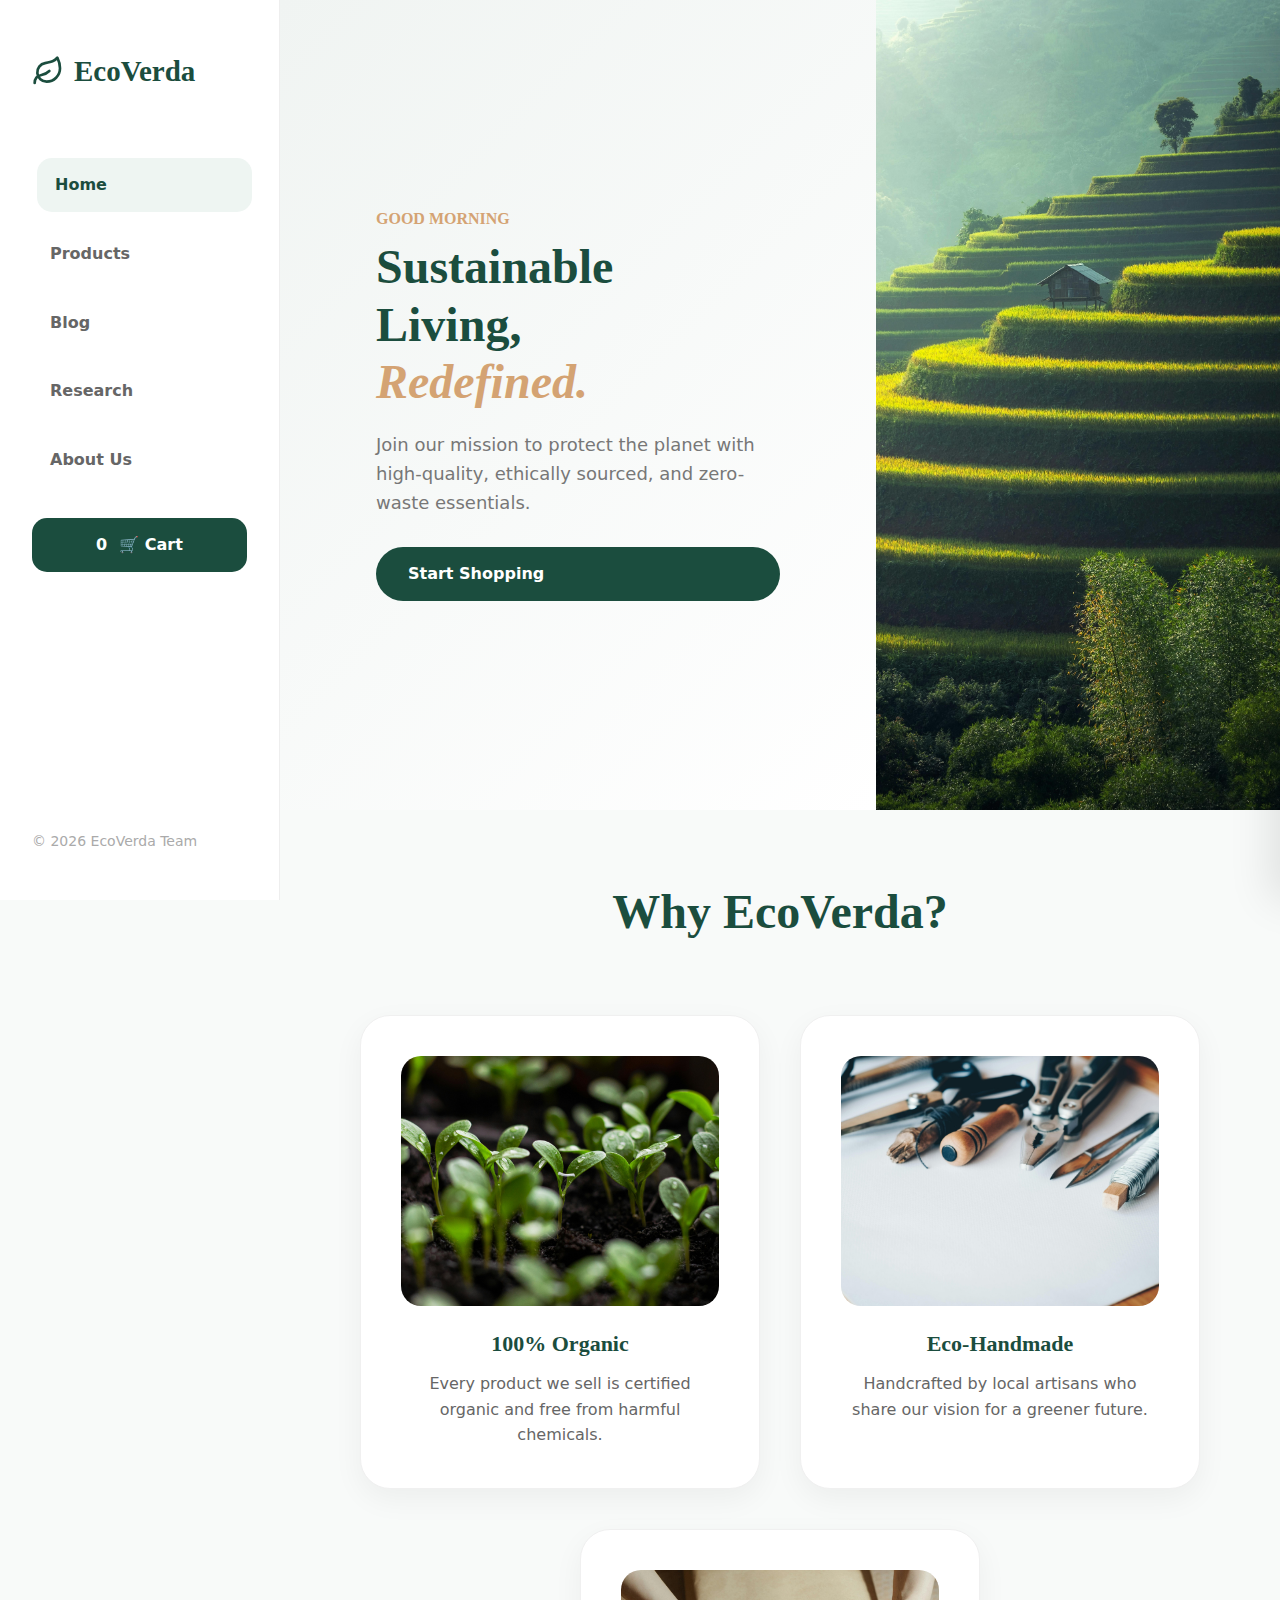
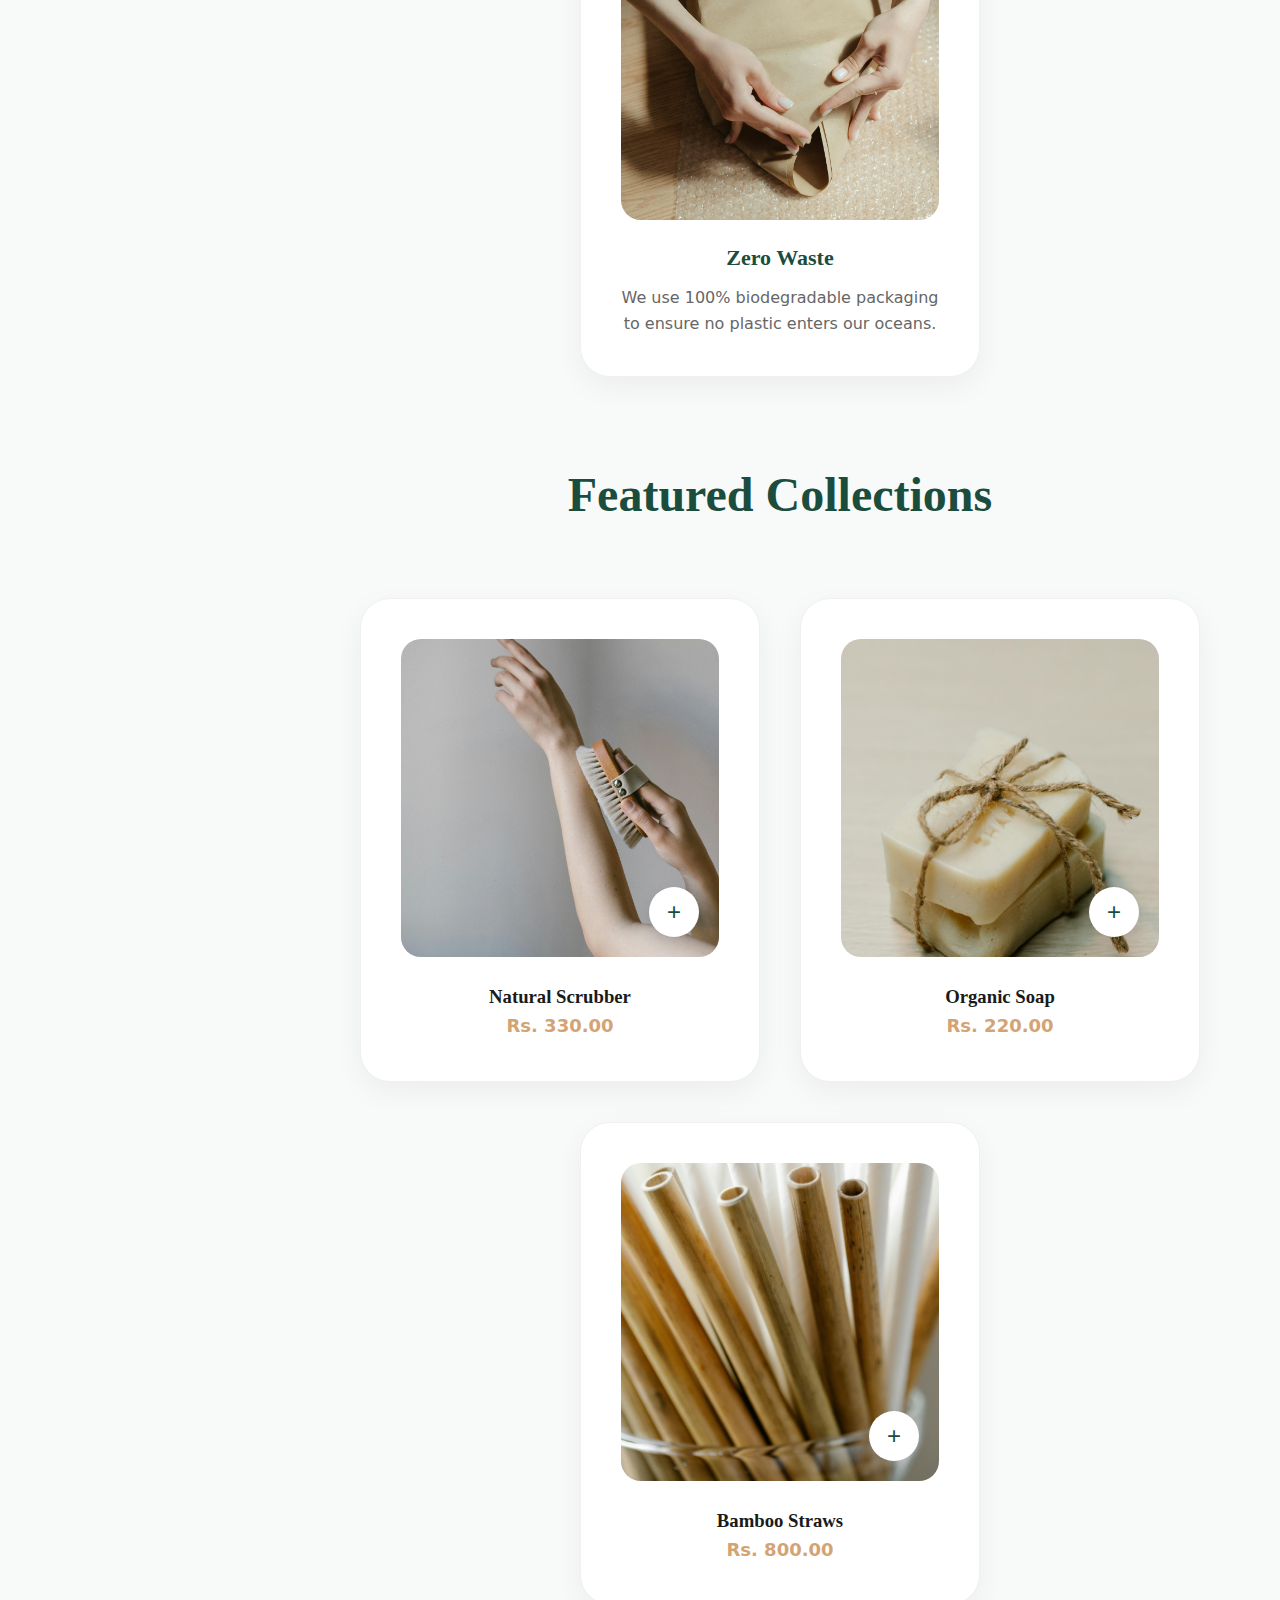
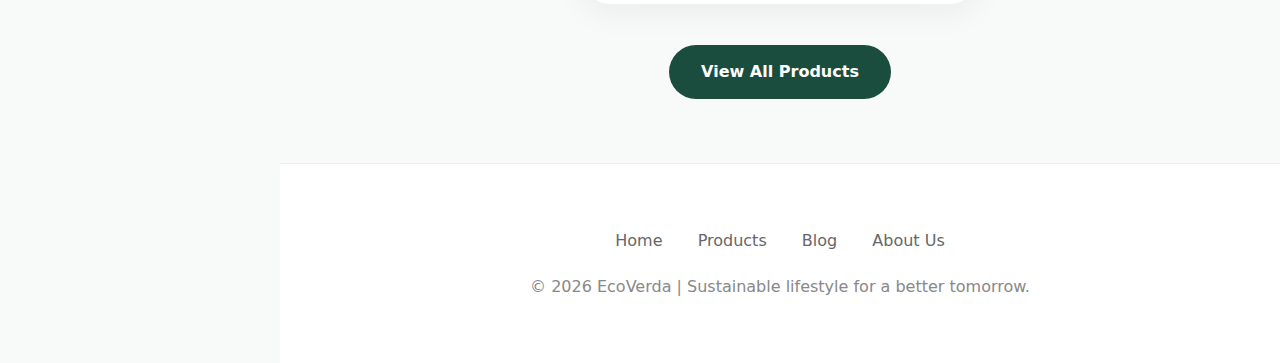
<file: EcoVerda/index.html>
<!DOCTYPE html>
<html lang="en">

<head>
    <!-- Basic site setup like characters and screen size -->
    <meta charset="UTF-8">
    <meta name="viewport" content="width=device-width, initial-scale=1.0">
    <!-- This helps search engines find us and shows what the site is about -->
    <meta name="description"
        content="EcoVerda - Premium Sustainable Living. Earth-friendly products for a better tomorrow.">
    <title>EcoVerda | Sustainable Living</title>

    <!-- Linking our main CSS file to make everything look pretty -->
    <link rel="stylesheet" href="css/style.css">
</head>

<body>
    <!-- The main container that holds everything on the page -->
    <div class="app-container">

        <!-- This is our sidebar that stays on the left side -->
        <header>
            <div class="logo">
                <h1>
                    <!-- The little leaf icon in our logo -->
                    <svg width="32" height="32" viewBox="0 0 24 24" fill="none" stroke="currentColor" stroke-width="2"
                        stroke-linecap="round" stroke-linejoin="round">
                        <path d="M11 20A7 7 0 0 1 9.8 6.1C15.5 5 17 4.48 19 2c1 2 2 4.18 2 8 0 5.5-4.48 10-10 10Z">
                        </path>
                        <path d="M2 21c0-3 1.85-5.36 5.08-6C9.5 14.52 12 13 13 12"></path>
                    </svg>
                    EcoVerda
                </h1>
            </div>

            <!-- Our menu links to navigate to other pages -->
            <nav>
                <ul>
                    <li><a href="index.html" class="active">Home</a></li>
                    <li><a href="pages/products.html">Products</a></li>
                    <li><a href="pages/blog.html">Blog</a></li>
                    <li><a href="pages/research.html">Research</a></li>
                    <li><a href="pages/about.html">About Us</a></li>
                    <!-- Special link to open our shopping cart -->
                    <li><a href="javascript:void(0)" class="cart-trigger" onclick="toggleCart()"><span
                                id="cart-count">0</span> 🛒 Cart</a></li>
                </ul>
            </nav>

            <!-- Copyright info at the bottom of the sidebar -->
            <div style="margin-top: auto; font-size: 14px; color: #aaa;">&copy; 2026 EcoVerda Team</div>
        </header>

        <!-- This is the main part of the page where our content goes -->
        <main>
            <!-- Big welcome section at the top -->
            <section class="hero-split">
                <div class="hero-text">
                    <!-- Our main catchphrase -->
                    <h2 style="font-size: 48px; line-height: 1.2; margin-bottom: 20px;">Sustainable <br> Living, <br><em
                            style="font-style: italic;">Redefined.</em></h2>
                    <p style="font-size: 18px; color: #777; margin-bottom: 30px; max-width: 500px; line-height: 1.6;">
                        Join our mission to protect the planet with high-quality, ethically sourced, and zero-waste
                        essentials.
                    </p>
                    <!-- Button to take people to the shop -->
                    <a href="pages/products.html" class="btn">Start Shopping</a>
                </div>
                <!-- Big image on the right of the welcome section -->
                <div class="hero-image">
                    <img src="images/eco.jpg" alt="Eco lifestyle representation"
                        style="width: 100%; height: 100%; object-fit: cover;">
                </div>
            </section>

            <div class="page-content">

                <!-- Section explaining why people should choose us -->
                <section style="margin-bottom: 80px;">
                    <h3 class="section-title">Why EcoVerda?</h3>
                    <div class="features-flex">
                        <!-- First feature: Organic -->
                        <div class="feature-item">
                            <div
                                style="width: 100%; height: 250px; overflow: hidden; border-radius: 20px; margin-bottom: 20px;">
                                <img src="images/o.jpg" alt="Organic quality"
                                    style="width: 100%; height: 100%; object-fit: cover;">
                            </div>
                            <h3 style="margin-bottom: 10px; font-size: 22px; color: var(--primary-color);">100% Organic
                            </h3>
                            <p style="color: #666; line-height: 1.6; font-size: 16px;">Every product we sell is
                                certified organic and free from harmful chemicals.</p>
                        </div>
                        <!-- Second feature: Handmade -->
                        <div class="feature-item">
                            <div
                                style="width: 100%; height: 250px; overflow: hidden; border-radius: 20px; margin-bottom: 20px;">
                                <img src="images/handmade.jpg" alt="Handcrafted goods"
                                    style="width: 100%; height: 100%; object-fit: cover;">
                            </div>
                            <h3 style="margin-bottom: 10px; font-size: 22px; color: var(--primary-color);">Eco-Handmade
                            </h3>
                            <p style="color: #666; line-height: 1.6; font-size: 16px;">Handcrafted by local artisans who
                                share our vision for a greener future.</p>
                        </div>
                        <!-- Third feature: Zero Waste -->
                        <div class="feature-item">
                            <div
                                style="width: 100%; height: 250px; overflow: hidden; border-radius: 20px; margin-bottom: 20px;">
                                <img src="images/rapping.jpg" alt="Sustainable packaging"
                                    style="width: 100%; height: 100%; object-fit: cover;">
                            </div>
                            <h3 style="margin-bottom: 10px; font-size: 22px; color: var(--primary-color);">Zero Waste
                            </h3>
                            <p style="color: #666; line-height: 1.6; font-size: 16px;">We use 100% biodegradable
                                packaging to ensure no plastic enters our oceans.</p>
                        </div>
                    </div>
                </section>

                <!-- Showing off a few top products -->
                <section>
                    <h3 class="section-title">Featured Collections</h3>
                    <div class="product-flex">

                        <!-- Product 1: Natural Scrubber -->
                        <div class="product-card">
                            <div class="product-image-wrapper">
                                <img src="images/brush.jpg" alt="Scrubber Brush">
                                <!-- Hidden description that pops up when you hover -->
                                <div class="product-description">
                                    <p>Our signature natural scrubber. Perfect for long-lasting use without
                                        microplastics.</p>
                                </div>
                                <!-- Button to add this item to the cart -->
                                <button class="add-btn"
                                    onclick="addToCart('Scrubber Brush', 330, 'images/brush.jpg', 'qty1_h')">+</button>
                                <input type="hidden" id="qty1_h" value="1">
                            </div>
                            <h3>Natural Scrubber</h3>
                            <p style="color:#d4a373; font-weight:600; font-size: 18px;">Rs. 330.00</p>
                        </div>

                        <!-- Product 2: Organic Soap -->
                        <div class="product-card">
                            <div class="product-image-wrapper">
                                <img src="images/soap.jpg" alt="Handmade Soap">
                                <div class="product-description">
                                    <p>Enriched with essential oils, our soaps are gentle on your skin and the earth.
                                    </p>
                                </div>
                                <button class="add-btn"
                                    onclick="addToCart('Organic Soap', 220, 'images/soap.jpg', 'qty2_h')">+</button>
                                <input type="hidden" id="qty2_h" value="1">
                            </div>
                            <h3>Organic Soap</h3>
                            <p style="color:#d4a373; font-weight:600; font-size: 18px;">Rs. 220.00</p>
                        </div>

                        <!-- Product 3: Bamboo Straws -->
                        <div class="product-card">
                            <div class="product-image-wrapper">
                                <img src="images/Straw.jpg" alt="Bamboo Straws">
                                <div class="product-description">
                                    <p>Traditional bamboo straws that are durable, washable, and fully compostable.</p>
                                </div>
                                <button class="add-btn"
                                    onclick="addToCart('Bamboo Straws', 800, 'images/Straw.jpg', 'qty3_h')">+</button>
                                <input type="hidden" id="qty3_h" value="1">
                            </div>
                            <h3>Bamboo Straws</h3>
                            <p style="color:#d4a373; font-weight:600; font-size: 18px;">Rs. 800.00</p>
                        </div>

                    </div>

                    <!-- Button to go see everything in our shop -->
                    <div style="text-align: center; margin-top: 40px;">
                        <a href="pages/products.html" class="btn">View All Products</a>
                    </div>
                </section>

            </div>
        </main>
    </div>

    <!-- The cart and overlay that covers the page when cart is open -->
    <div class="cart-overlay" onclick="toggleCart()"></div>
    <div class="cart-drawer" id="cartDrawer">
        <!-- Cart header with close button -->
        <div style="display:flex; justify-content:space-between; align-items:center; margin-bottom:30px;">
            <h3 style="font-size:24px;">Your Cart</h3>
            <button onclick="toggleCart()"
                style="background:none; border:none; font-size:30px; cursor:pointer; color: #999;">&times;</button>
        </div>
        <!-- This is where our cart items will appear via JavaScript -->
        <div id="cartItemsContainer">
            <p style="text-align:center; color:#aaa;">Your cart is currently empty.</p>
        </div>
        <!-- Cart total and checkout button -->
        <div style="border-top: 1px solid #eee; margin-top: 30px; padding-top: 20px;">
            <div
                style="display:flex; justify-content:space-between; font-weight:bold; font-size:20px; margin-bottom:20px;">
                <span>Total:</span>
                <span id="cartTotal">Rs. 0.00</span>
            </div>
            <button class="btn" style="width:100%; border:none; cursor:pointer;" onclick="checkout()">Checkout</button>
        </div>
    </div>

    <!-- Footer section with links and copyright -->
    <footer class="footer">
        <div class="footer-links">
            <a href="index.html">Home</a>
            <a href="pages/products.html">Products</a>
            <a href="pages/blog.html">Blog</a>
            <a href="pages/about.html">About Us</a>
        </div>
        <p style="margin-top: 20px; color: #888; font-size: 16px;">&copy; 2026 EcoVerda | Sustainable lifestyle for a
            better tomorrow.</p>
    </footer>

    <!-- Internal Script for Home Page Specifics -->
    <script>
        // This function shows a welcome message based on what time it is
        function showWelcomeMessage() {
            var title = document.querySelector('.hero-text h2');
            if (!title) return;

            let date = new Date();
            let hour = date.getHours();
            let greeting = "Welcome";

            // Checking the time to pick the right greeting
            if (hour < 12) {
                greeting = "Good Morning";
            } else if (hour < 18) {
                greeting = "Good Afternoon";
            } else {
                greeting = "Good Evening";
            }

            // Creating the greeting text and adding it to the headline
            var greetingDiv = document.createElement('div');
            greetingDiv.style.fontSize = "16px";
            greetingDiv.style.color = "#d4a373";
            greetingDiv.style.textTransform = "uppercase";
            greetingDiv.style.marginBottom = "10px";
            greetingDiv.textContent = greeting;

            title.insertBefore(greetingDiv, title.firstChild);
        }

        // Running the greeting function as soon as the page loads
        window.addEventListener('load', showWelcomeMessage);
    </script>
    <!-- Importing our main JavaScript logic -->
    <script src="js/script.js"></script>
</body>

</html>
</file>
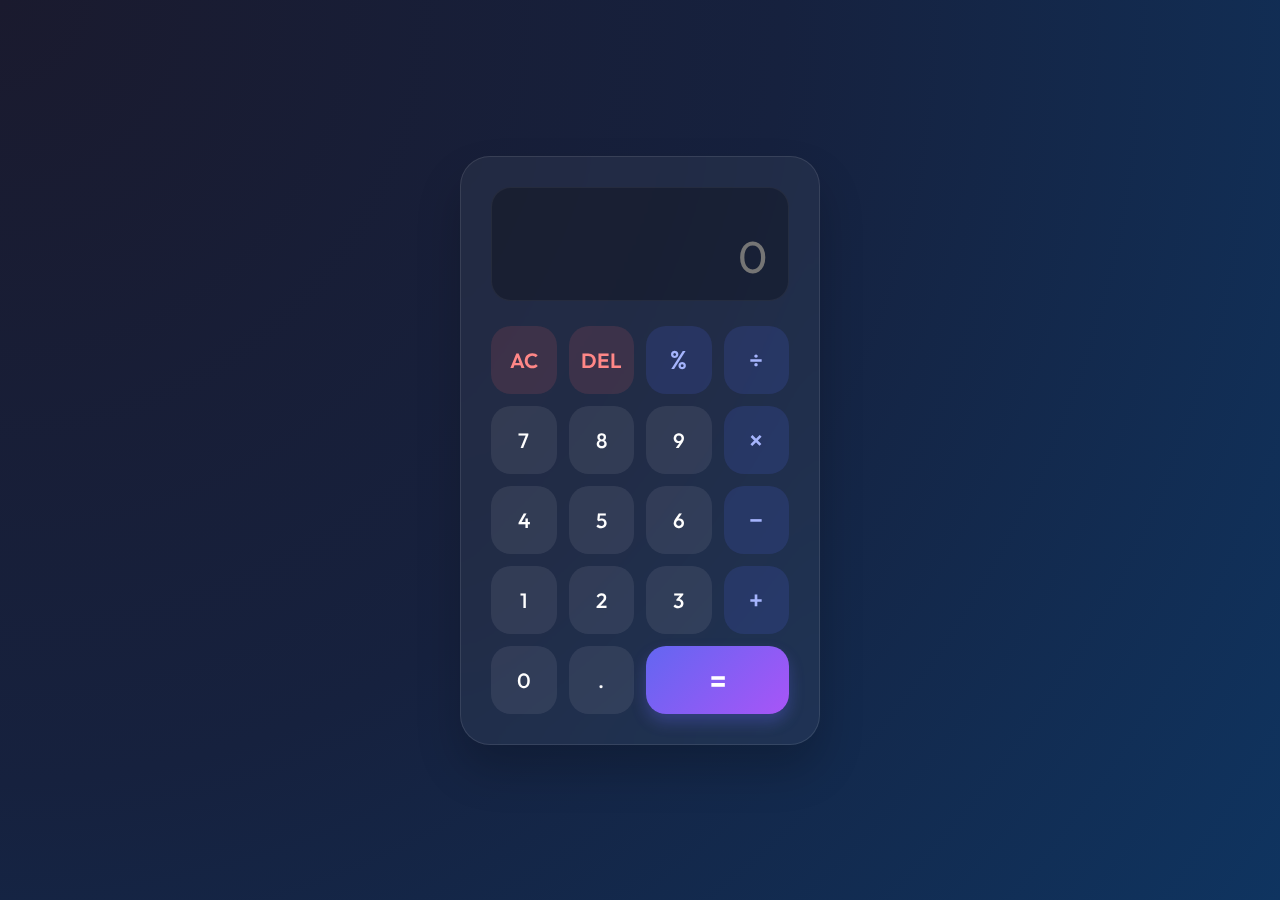
<file: JScalc/index.html>
<!DOCTYPE html>
<html lang="en">

<head>
    <meta charset="UTF-8">
    <meta name="viewport" content="width=device-width, initial-scale=1.0">
    <title>My Simple Calculator</title>
    <link rel="stylesheet" href="style.css">
    <!-- Using Google Fonts to make it look nicer -->
    <link href="https://fonts.googleapis.com/css2?family=Outfit:wght@300;400;600&display=swap" rel="stylesheet">
</head>

<body>
    <div class="calculator-container">
        <div class="glass-calculator">
            <!-- This is where the numbers show up -->
            <div class="display-wrapper">
                <div id="history" class="history"></div>
                <input type="text" id="calc-display" readonly placeholder="0">
            </div>

            <!-- The grid of buttons for the user to click -->
            <div class="buttons-grid">
                <!-- Top row: Clear, Delete and basic operators -->
                <button class="btn accent clear" onclick="clearAll()">AC</button>
                <button class="btn accent" onclick="backspace()">DEL</button>
                <button class="btn operator" onclick="addToScreen('%')">%</button>
                <button class="btn operator" onclick="addToScreen('/')">÷</button>

                <!-- Number pad starting from 7 -->
                <button class="btn num" onclick="addToScreen('7')">7</button>
                <button class="btn num" onclick="addToScreen('8')">8</button>
                <button class="btn num" onclick="addToScreen('9')">9</button>
                <button class="btn operator" onclick="addToScreen('*')">×</button>

                <!-- Middle row of numbers -->
                <button class="btn num" onclick="addToScreen('4')">4</button>
                <button class="btn num" onclick="addToScreen('5')">5</button>
                <button class="btn num" onclick="addToScreen('6')">6</button>
                <button class="btn operator" onclick="addToScreen('-')">−</button>

                <!-- Bottom row of numbers -->
                <button class="btn num" onclick="addToScreen('1')">1</button>
                <button class="btn num" onclick="addToScreen('2')">2</button>
                <button class="btn num" onclick="addToScreen('3')">3</button>
                <button class="btn operator" onclick="addToScreen('+')">+</button>

                <!-- Zero, decimal, and the equals button -->
                <button class="btn num" onclick="addToScreen('0')">0</button>
                <button class="btn num" onclick="addToScreen('.')">.</button>
                <button class="btn equal span-two" onclick="runCalculation()">=</button>
            </div>
        </div>
    </div>
    <!-- Internal logic is kept in a separate JS file -->
    <script src="script.js"></script>
</body>

</html>
</file>
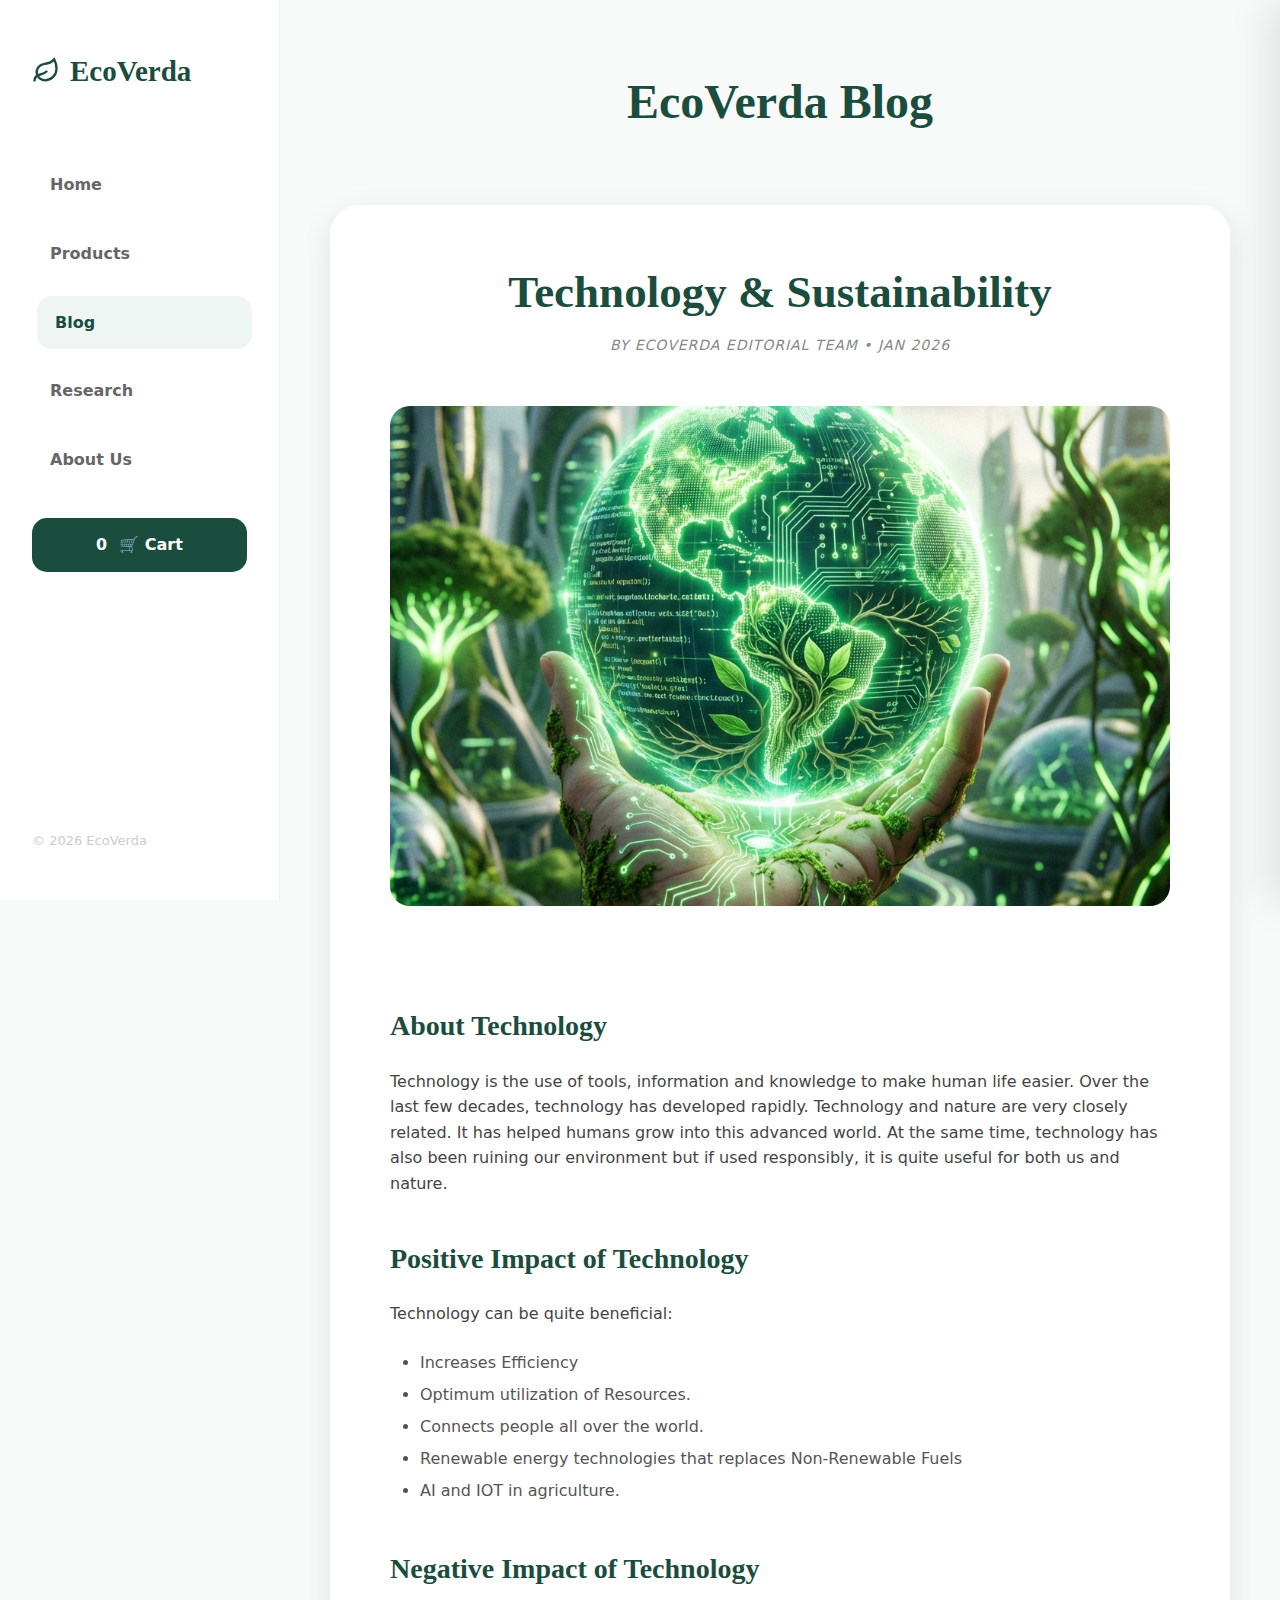
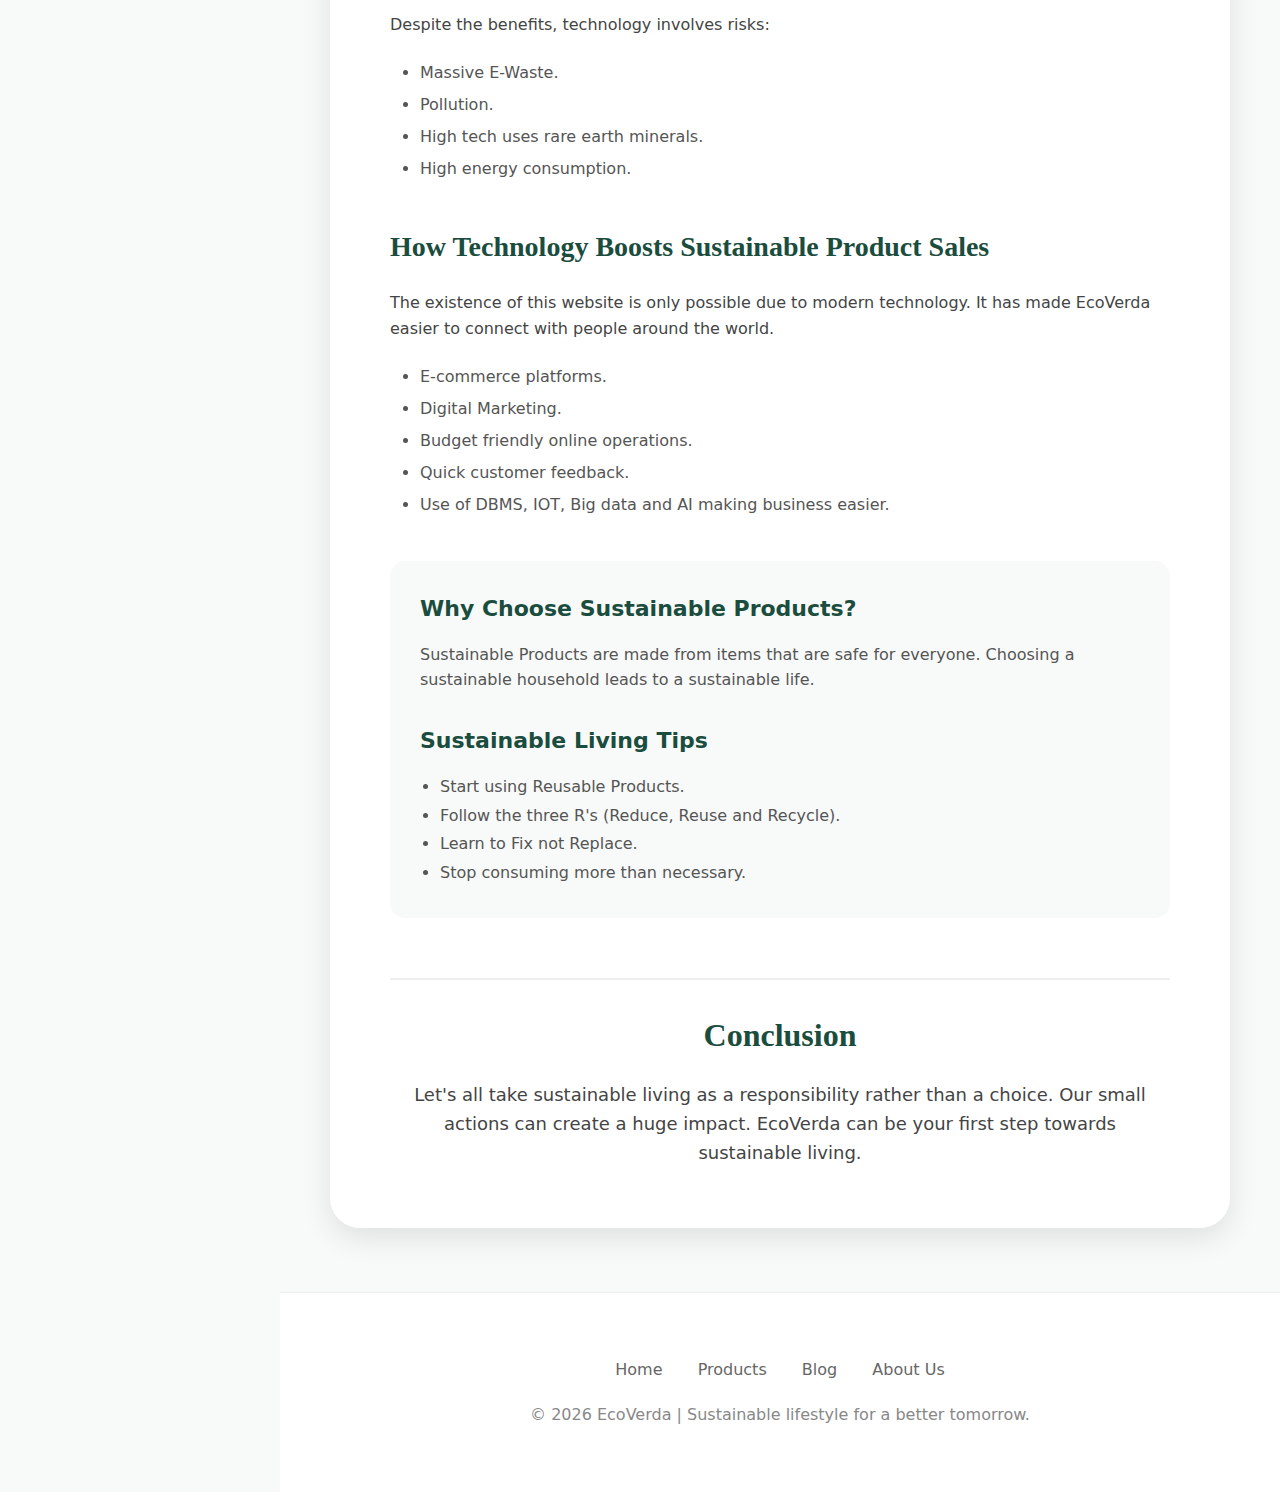
<file: EcoVerda/pages/blog.html>
<!DOCTYPE html>
<html lang="en">

<head>
    <!-- Basic settings like characters and responsive screen sizing -->
    <meta charset="UTF-8">
    <meta name="viewport" content="width=device-width, initial-scale=1.0">
    <title>Blog | EcoVerda</title>
    <!-- Loading our main styling file for the site design -->
    <link rel="stylesheet" href="../css/style.css">
</head>

<body>
    <!-- Container that wraps everything into our layout -->
    <div class="app-container">

        <!-- This is our side menu for navigating the site -->
        <header>
            <div class="logo">
                <h1>
                    <!-- Icon for our brand symbol -->
                    <svg width="28" height="28" viewBox="0 0 24 24" fill="none" stroke="currentColor" stroke-width="2">
                        <path d="M11 20A7 7 0 0 1 9.8 6.1C15.5 5 17 4.48 19 2c1 2 2 4.18 2 8 0 5.5-4.48 10-10 10Z">
                        </path>
                        <path d="M2 21c0-3 1.85-5.36 5.08-6C9.5 14.52 12 13 13 12"></path>
                    </svg>
                    EcoVerda
                </h1>
            </div>
            <!-- Links to different pages -->
            <nav>
                <ul>
                    <li><a href="../index.html">Home</a></li>
                    <li><a href="products.html">Products</a></li>
                    <li><a href="blog.html" class="active">Blog</a></li>
                    <li><a href="research.html">Research</a></li>
                    <li><a href="about.html">About Us</a></li>
                    <!-- Special menu item to toggle the cart open/close -->
                    <li>
                        <a href="#" class="cart-trigger" onclick="toggleCart()">
                            <span id="cart-count">0</span> 🛒 Cart
                        </a>
                    </li>
                </ul>
            </nav>
            <!-- Date/copyright note at the bottom -->
            <div style="margin-top:auto; font-size: 13px; color:#ccc;">&copy; 2026 EcoVerda</div>
        </header>

        <!-- Our main blog content goes here -->
        <main>
            <div class="page-content">
                <h2 class="section-title">EcoVerda Blog</h2>

                <!-- A single blog post article -->
                <article
                    style="max-width: 1000px; margin: 0 auto; background: white; padding: 60px; border-radius: 30px; box-shadow: 0 10px 30px rgba(0,0,0,0.1);">

                    <!-- Post title and author info -->
                    <div style="text-align:center; margin-bottom:50px;">
                        <h3 style="font-size:45px; margin-bottom:15px; color:var(--primary-color); line-height:1.2;">
                            Technology & Sustainability
                        </h3>
                        <p
                            style="font-style:italic; color:#888; letter-spacing:1px; text-transform:uppercase; font-size:14px;">
                            By EcoVerda Editorial Team • Jan 2026
                        </p>
                    </div>

                    <!-- Main featured image for the blog post -->
                    <img src="../images/tech-eco.png" alt="Eco Tech Concept"
                        style="width:100%; height: 500px; object-fit: cover; border-radius:20px; margin-bottom:50px;">

                    <!-- The body text of our blog -->
                    <h4 style="margin: 40px 0 20px; font-size:28px; color: var(--primary-color);">About Technology</h4>
                    <p style="margin-bottom:20px; color: #444;">
                        Technology is the use of tools, information and knowledge to make human life easier. Over the
                        last few decades, technology has developed rapidly. Technology and nature are very closely
                        related.
                        It has helped humans grow into this advanced world. At the same time, technology has also been
                        ruining
                        our environment but if used responsibly, it is quite useful for both us and nature.
                    </p>

                    <!-- Explaining the good side of tech -->
                    <h4 style="margin: 40px 0 20px; font-size:28px; color: var(--primary-color);">Positive Impact of
                        Technology</h4>
                    <p style="margin-bottom:20px; color: #444;">Technology can be quite beneficial:</p>
                    <ul style="padding-left:30px; margin: 15px 0; line-height: 2; color: #555;">
                        <li>Increases Efficiency</li>
                        <li>Optimum utilization of Resources.</li>
                        <li>Connects people all over the world.</li>
                        <li>Renewable energy technologies that replaces Non-Renewable Fuels</li>
                        <li>AI and IOT in agriculture.</li>
                    </ul>

                    <!-- Describing the bad side of tech -->
                    <h4 style="margin: 40px 0 20px; font-size:28px; color: var(--primary-color);">Negative Impact of
                        Technology</h4>
                    <p style="margin-bottom:20px; color: #444;">Despite the benefits, technology involves risks:</p>
                    <ul style="padding-left:30px; margin: 15px 0; line-height: 2; color: #555;">
                        <li>Massive E-Waste.</li>
                        <li>Pollution.</li>
                        <li>High tech uses rare earth minerals.</li>
                        <li>High energy consumption.</li>
                    </ul>

                    <!-- How tech helps our specific business -->
                    <h4 style="margin: 40px 0 20px; font-size:28px; color: var(--primary-color);">How Technology Boosts
                        Sustainable Product Sales</h4>
                    <p style="margin-bottom:20px; color: #444;">
                        The existence of this website is only possible due to modern technology. It has made EcoVerda
                        easier to connect with people around the world.
                    </p>
                    <ul style="padding-left:30px; margin: 15px 0; line-height: 2; color: #555;">
                        <li>E-commerce platforms.</li>
                        <li>Digital Marketing.</li>
                        <li>Budget friendly online operations.</li>
                        <li>Quick customer feedback.</li>
                        <li>Use of DBMS, IOT, Big data and AI making business easier.</li>
                    </ul>

                    <!-- Extra box with helpful tips -->
                    <div style="background:var(--bg-color); padding:30px; border-radius:15px; margin-top:40px;">
                        <h5 style="color:var(--primary-color); font-size:22px; margin-bottom:15px;">Why Choose
                            Sustainable Products?</h5>
                        <p style="margin-bottom:20px; color:#555;">
                            Sustainable Products are made from items that are safe for everyone. Choosing a sustainable
                            household leads to a sustainable life.
                        </p>
                        <h5 style="color:var(--primary-color); font-size:22px; margin-bottom:15px; margin-top:30px;">
                            Sustainable Living Tips
                        </h5>
                        <ul style="padding-left:20px; color:#555; line-height:1.8;">
                            <li>Start using Reusable Products.</li>
                            <li>Follow the three R's (Reduce, Reuse and Recycle).</li>
                            <li>Learn to Fix not Replace.</li>
                            <li>Stop consuming more than necessary.</li>
                        </ul>
                    </div>

                    <!-- Final wrap-up text for the post -->
                    <div style="margin-top: 60px; padding-top: 30px; border-top: 2px solid #eee; text-align: center;">
                        <h4 style="color: var(--primary-color); font-size: 32px; margin-bottom: 20px;">Conclusion</h4>
                        <p style="font-size: 18px; color: #444;">
                            Let's all take sustainable living as a responsibility rather than a choice. Our small
                            actions can create a huge impact.
                            EcoVerda can be your first step towards sustainable living.
                        </p>
                    </div>

                </article>
            </div>
        </main>
    </div>

    <!-- The sliding shopping cart part -->
    <div class="cart-overlay" onclick="toggleCart()"></div>
    <div class="cart-drawer" id="cartDrawer">
        <div class="cart-header">
            <h3>Your Cart</h3>
            <button onclick="toggleCart()" class="cart-close-btn">&times;</button>
        </div>
        <!-- This container gets filled with cart items using JavaScript -->
        <div id="cartItemsContainer" style="margin-top:48px;"></div>

        <!-- Section for price total and checkout -->
        <div style="border-top:1px solid #eee; margin-top:32px; padding-top:24px;">
            <div
                style="display:flex; justify-content:space-between; font-weight:bold; font-size:18px; margin-bottom:24px;">
                <span>Total:</span>
                <span id="cartTotal">Rs. 0.00</span>
            </div>
            <button class="btn" style="width:100%; border:none; cursor:pointer;" onclick="checkout()">Checkout</button>
        </div>
    </div>

    <!-- Final site footer links -->
    <footer class="footer">
        <div class="footer-links">
            <a href="../index.html">Home</a>
            <a href="products.html">Products</a>
            <a href="blog.html">Blog</a>
            <a href="about.html">About Us</a>
        </div>
        <p style="margin-top: 20px; color: #888; font-size: 16px;">&copy; 2026 EcoVerda | Sustainable lifestyle for a
            better tomorrow.</p>
    </footer>

    <!-- Importing our common site logic -->
    <script src="../js/script.js"></script>
</body>

</html>
</file>
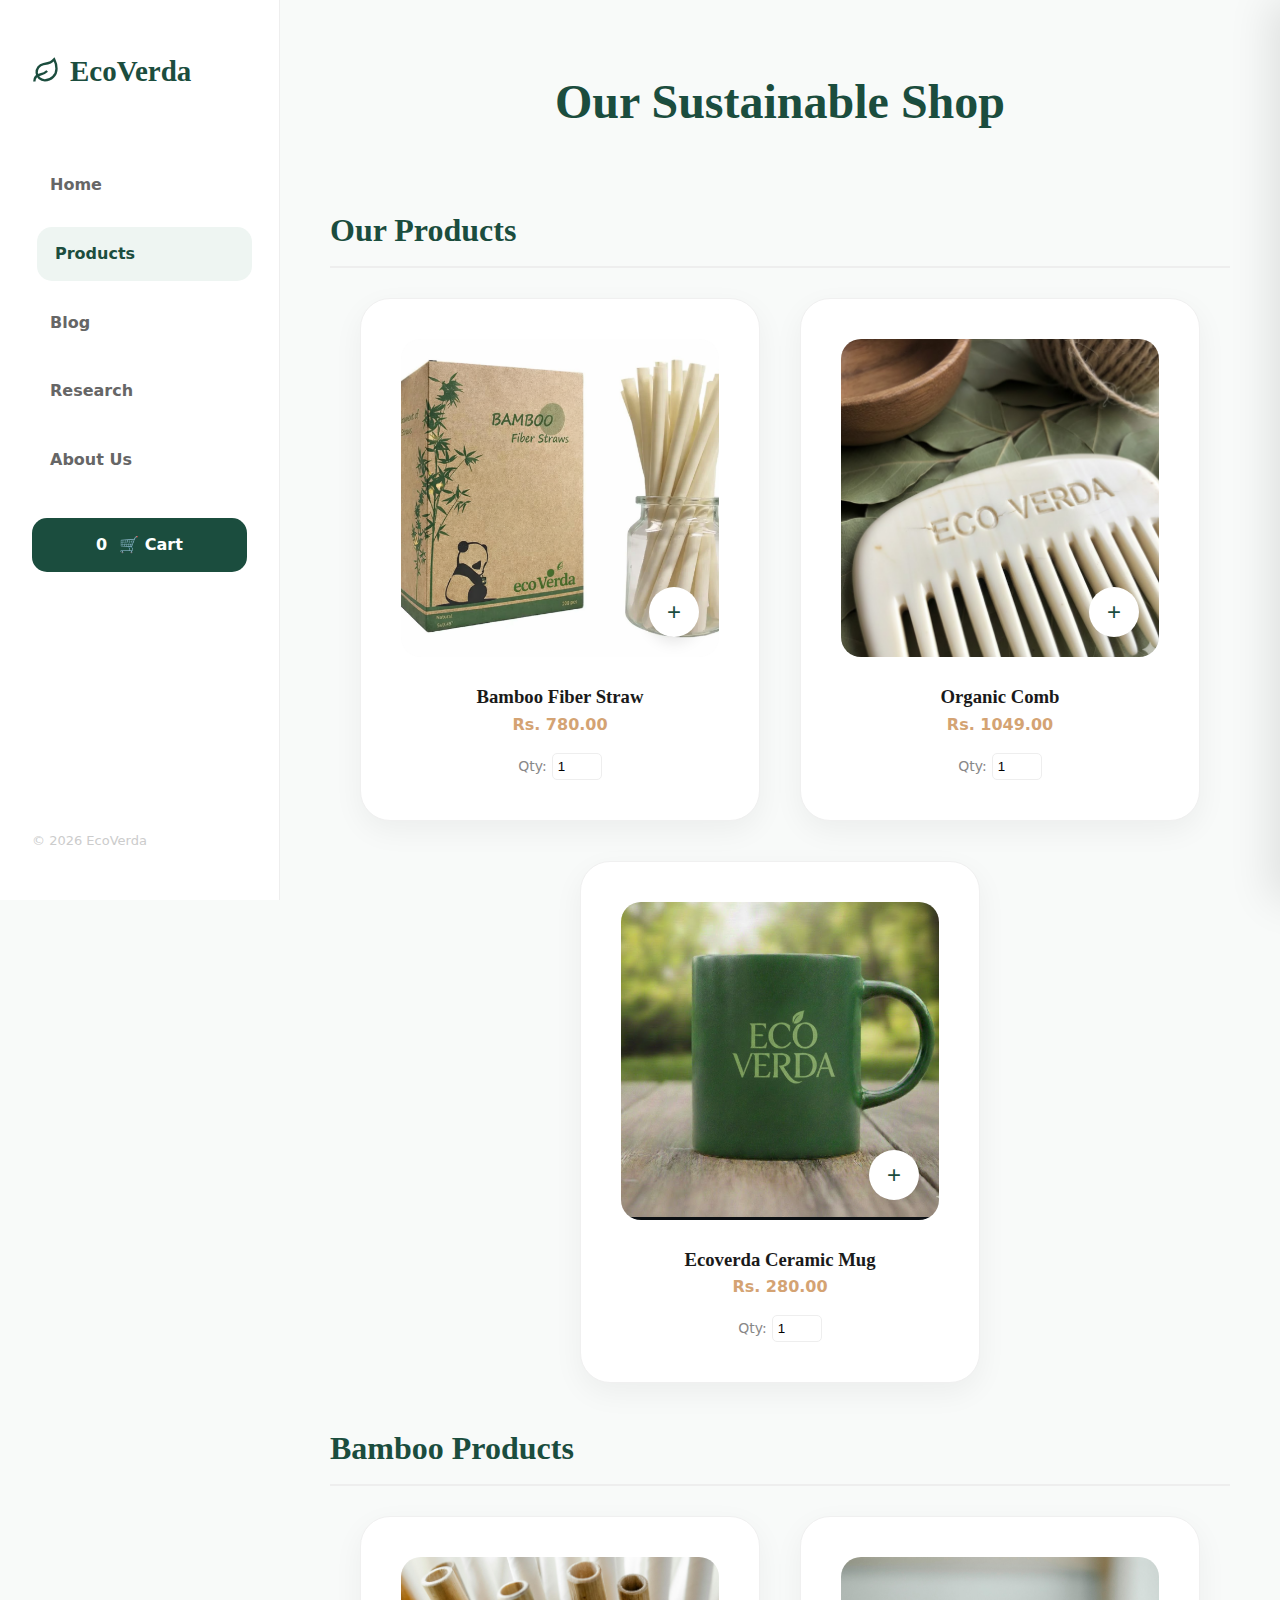
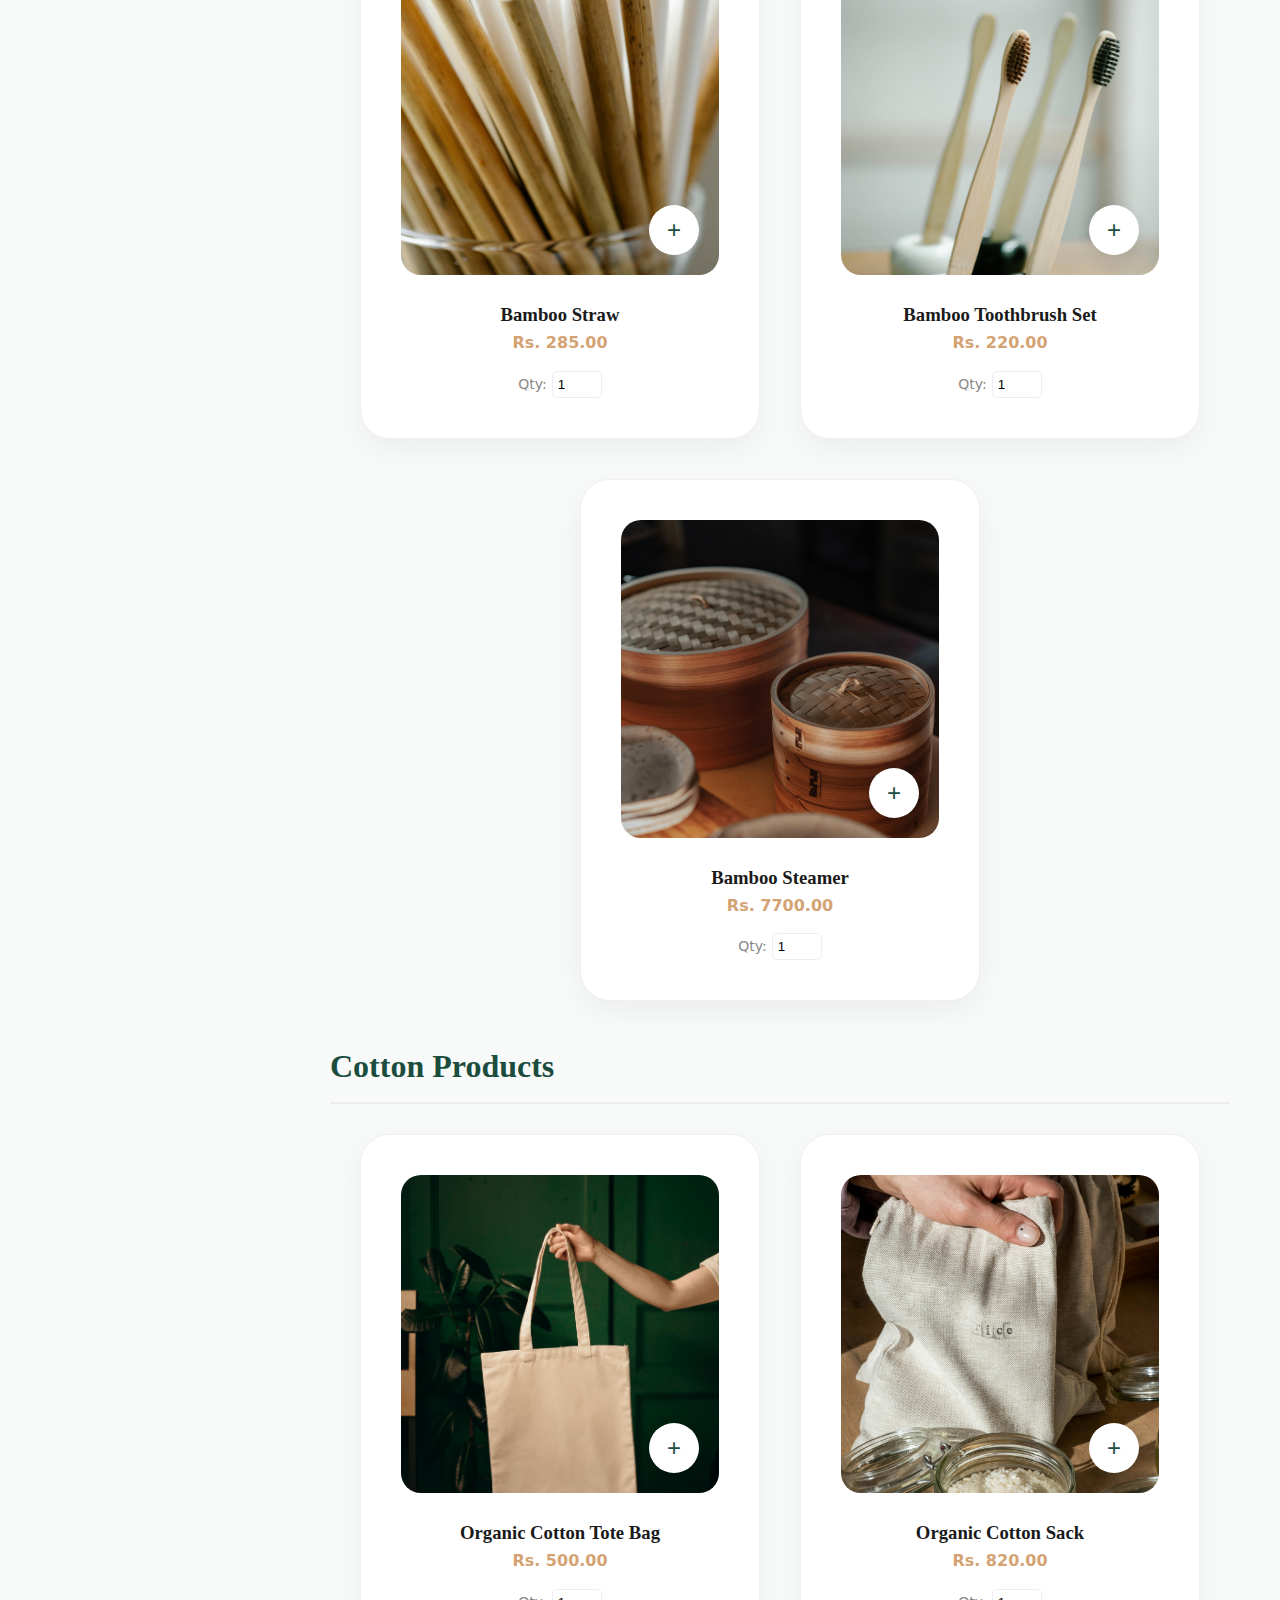
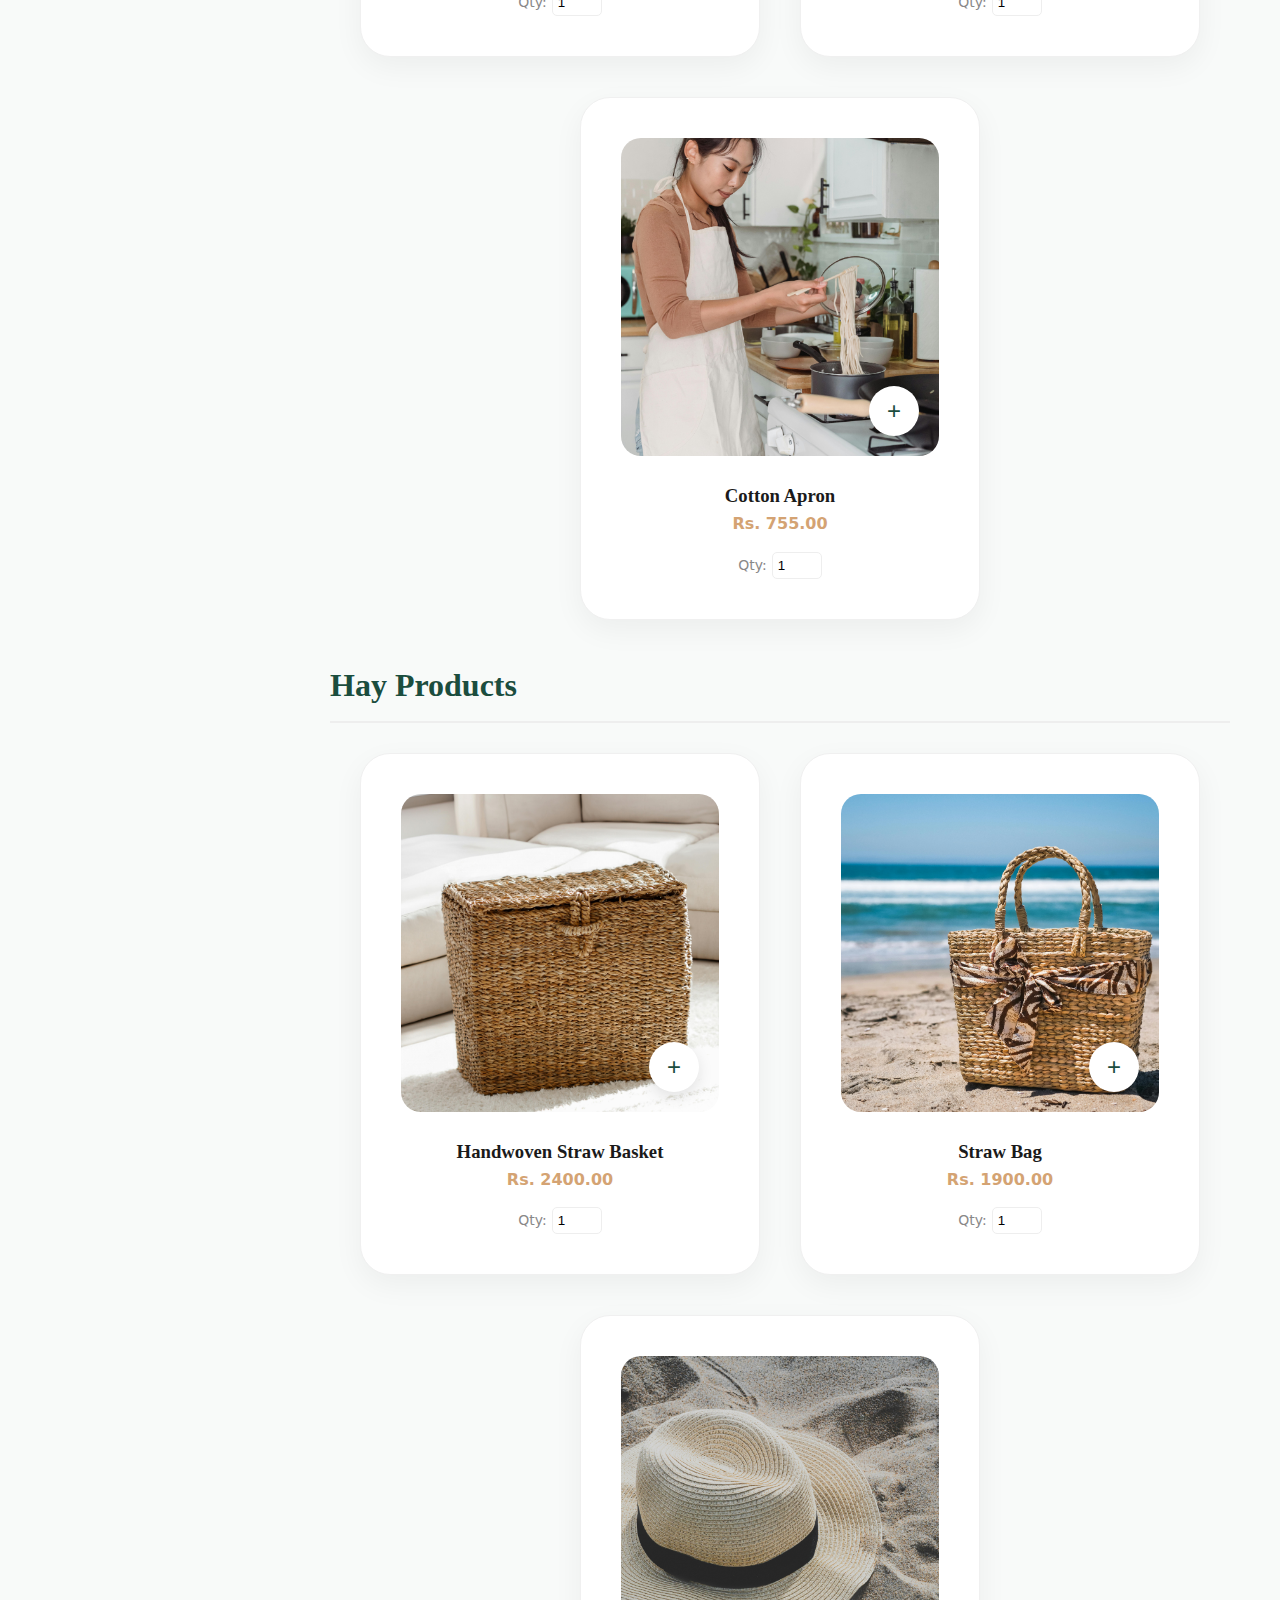
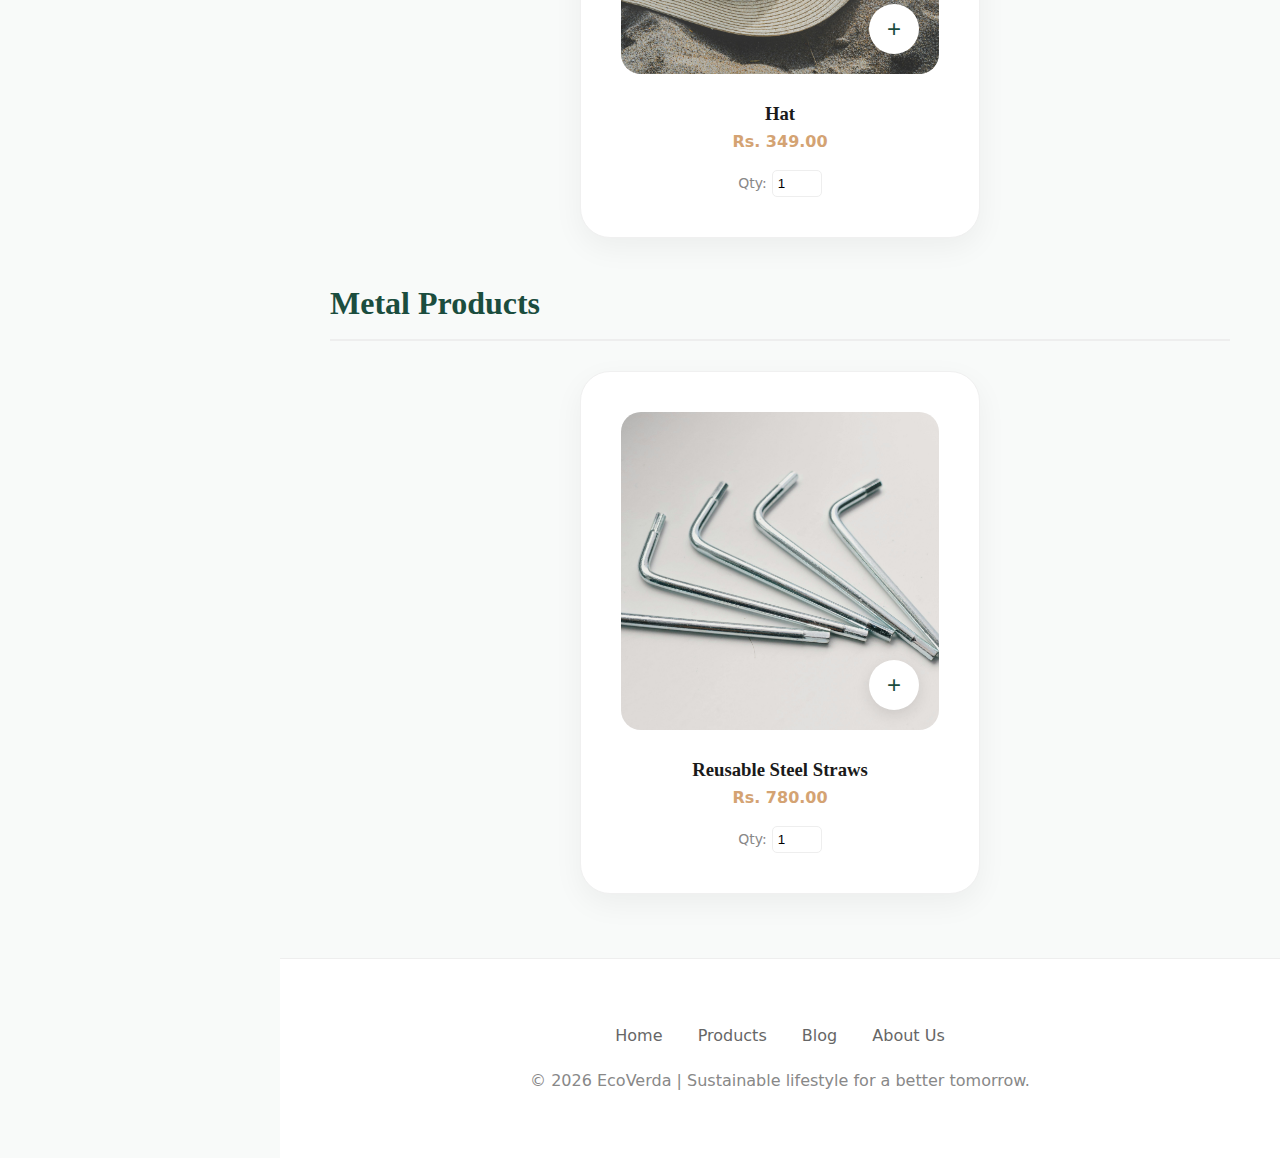
<file: EcoVerda/pages/products.html>
<!DOCTYPE html>
<html lang="en">

<head>
    <!-- Basic page configuration for characters and screen width -->
    <meta charset="UTF-8">
    <meta name="viewport" content="width=device-width, initial-scale=1.0">
    <!-- Meta description for internet search previews -->
    <meta name="description" content="Shop sustainable products at EcoVerda.">
    <title>Products | EcoVerda</title>
    <!-- Main CSS styling for the look of the site -->
    <link rel="stylesheet" href="../css/style.css">

    <style>
        /* Extra styles just for our product list page */
        .category-title {
            font-size: 32px;
            color: var(--primary-color);
            margin: 40px 0 30px;
            border-bottom: 2px solid #eee;
            padding-bottom: 10px;
        }

        /* Color the price tag with our accent gold/tan */
        .price-text {
            color: var(--accent-color);
            font-weight: 600;
        }

        /* Styling for the small quantity numbers */
        .qty-label {
            font-size: 14px;
            color: #888;
        }

        .qty-input {
            width: 50px;
            padding: 5px;
            border-radius: 5px;
            border: 1px solid #eee;
        }
    </style>
</head>

<body>
    <!-- Main grid container -->
    <div class="app-container">

        <!-- Navigation sidebar -->
        <header>
            <div class="logo">
                <h1>
                    <!-- Little brand icon -->
                    <svg width="28" height="28" viewBox="0 0 24 24" fill="none" stroke="currentColor" stroke-width="2">
                        <path d="M11 20A7 7 0 0 1 9.8 6.1C15.5 5 17 4.48 19 2c1 2 2 4.18 2 8 0 5.5-4.48 10-10 10Z">
                        </path>
                        <path d="M2 21c0-3 1.85-5.36 5.08-6C9.5 14.52 12 13 13 12"></path>
                    </svg>
                    EcoVerda
                </h1>
            </div>
            <!-- Our menu navigation -->
            <nav>
                <ul>
                    <li><a href="../index.html">Home</a></li>
                    <li><a href="products.html" class="active">Products</a></li>
                    <li><a href="blog.html">Blog</a></li>
                    <li><a href="research.html">Research</a></li>
                    <li><a href="about.html">About Us</a></li>
                    <!-- Button to open the cart panel -->
                    <li>
                        <a href="#" class="cart-trigger" onclick="toggleCart()">
                            <span id="cart-count">0</span> 🛒 Cart
                        </a>
                    </li>
                </ul>
            </nav>
            <div style="margin-top:auto; font-size: 13px; color:#ccc;">&copy; 2026 EcoVerda</div>
        </header>

        <!-- Our main product showcase area -->
        <main>
            <div class="page-content">
                <h2 class="section-title">Our Sustainable Shop</h2>

                <!-- Category 1: General eco gems -->
                <h3 class="category-title">Our Products</h3>
                <div class="product-flex">
                    <!-- Product card structure with name, image, and price -->
                    <div class="product-card">
                        <div class="product-image-wrapper">
                            <img src="../images/Fiber.png" alt="Bamboo Fiber Straw">
                            <!-- Pop-up overlay when you hover the image -->
                            <div class="product-description">
                                <p>Straws made with bamboo fiber reusable and light-weight a product of EcoVerda. 20 in
                                    one box.</p>
                            </div>
                            <!-- Clicking this triggers the addToCart script -->
                            <button class="add-btn"
                                onclick="addToCart('Bamboo Fiber Straw', 780.00, '../images/Fiber.png', 'p1')">+</button>
                        </div>
                        <h3>Bamboo Fiber Straw</h3>
                        <p class="price-text">Rs. 780.00</p>
                        <!-- Box to pick how many you want -->
                        <div style="margin-top:15px;">
                            <label class="qty-label">Qty:</label>
                            <input type="number" id="p1" value="1" min="1" class="qty-input">
                        </div>
                    </div>

                    <!-- Repeat card for other products -->
                    <div class="product-card">
                        <div class="product-image-wrapper">
                            <img src="../images/c (1).png" alt="Organic Comb">
                            <div class="product-description">
                                <p>Organic comb made with animal horns. No animals were harmed as all horns were
                                    collected from naturally deceased animals - limited edition.</p>
                            </div>
                            <button class="add-btn"
                                onclick="addToCart('Organic Comb', 1049.00, '../images/c (1).png', 'p2')">+</button>
                        </div>
                        <h3>Organic Comb</h3>
                        <p class="price-text">Rs. 1049.00</p>
                        <div style="margin-top:15px;">
                            <label class="qty-label">Qty:</label>
                            <input type="number" id="p2" value="1" min="1" class="qty-input">
                        </div>
                    </div>

                    <div class="product-card">
                        <div class="product-image-wrapper">
                            <img src="../images/MUG.png" alt="Ceramic Mug">
                            <div class="product-description">
                                <p>EcoVerda ceramic mug made from clay and minerals - 100% natural and non-toxic.</p>
                            </div>
                            <button class="add-btn"
                                onclick="addToCart('Ecoverda Ceramic MUG', 280.00, '../images/MUG.png', 'p3')">+</button>
                        </div>
                        <h3>Ecoverda Ceramic Mug</h3>
                        <p class="price-text">Rs. 280.00</p>
                        <div style="margin-top:15px;">
                            <label class="qty-label">Qty:</label>
                            <input type="number" id="p3" value="1" min="1" class="qty-input">
                        </div>
                    </div>
                </div>

                <!-- Category 2: Everything Bamboo -->
                <h3 class="category-title">Bamboo Products</h3>
                <div class="product-flex">
                    <div class="product-card">
                        <div class="product-image-wrapper">
                            <img src="../images/Straw.jpg" alt="Bamboo Straw">
                            <div class="product-description">
                                <p>Light bamboo straw handmade with real bamboo. Reusable and durable. Available in pack
                                    of 6.</p>
                            </div>
                            <button class="add-btn"
                                onclick="addToCart('Bamboo Straw', 285.00, '../images/Straw.jpg', 'p4')">+</button>
                        </div>
                        <h3>Bamboo Straw</h3>
                        <p class="price-text">Rs. 285.00</p>
                        <div style="margin-top:15px;">
                            <label class="qty-label">Qty:</label>
                            <input type="number" id="p4" value="1" min="1" class="qty-input">
                        </div>
                    </div>

                    <div class="product-card">
                        <div class="product-image-wrapper">
                            <img src="../images/toothbrush.jpg.jpg" alt="Bamboo Toothbrush Set">
                            <div class="product-description">
                                <p>Eco-friendly toothbrush made with bamboo. Comes in a set of 2.</p>
                            </div>
                            <button class="add-btn"
                                onclick="addToCart('Bamboo Toothbrush Set', 220.00, '../images/toothbrush.jpg.jpg', 'p5')">+</button>
                        </div>
                        <h3>Bamboo Toothbrush Set</h3>
                        <p class="price-text">Rs. 220.00</p>
                        <div style="margin-top:15px;">
                            <label class="qty-label">Qty:</label>
                            <input type="number" id="p5" value="1" min="1" class="qty-input">
                        </div>
                    </div>

                    <div class="product-card">
                        <div class="product-image-wrapper">
                            <img src="../images/Steamer.jpg" alt="Bamboo Steamer">
                            <div class="product-description">
                                <p>Bamboo steamer to cook and re-heat your foods. Handmade with 100% bamboo.</p>
                            </div>
                            <button class="add-btn"
                                onclick="addToCart('Bamboo Steamer', 7700.00, '../images/Steamer.jpg', 'p6')">+</button>
                        </div>
                        <h3>Bamboo Steamer</h3>
                        <p class="price-text">Rs. 7700.00</p>
                        <div style="margin-top:15px;">
                            <label class="qty-label">Qty:</label>
                            <input type="number" id="p6" value="1" min="1" class="qty-input">
                        </div>
                    </div>
                </div>

                <!-- Category 3: Everything Cotton -->
                <h3 class="category-title">Cotton Products</h3>
                <div class="product-flex">
                    <div class="product-card">
                        <div class="product-image-wrapper">
                            <img src="../images/cottonbag.jpg" alt="Cotton Tote Bag">
                            <div class="product-description">
                                <p>Lightweight light brown cotton tote bag made with 100% cotton.</p>
                            </div>
                            <button class="add-btn"
                                onclick="addToCart('Organic Cotton Tote Bag', 500.00, '../images/cottonbag.jpg', 'p7')">+</button>
                        </div>
                        <h3>Organic Cotton Tote Bag</h3>
                        <p class="price-text">Rs. 500.00</p>
                        <div style="margin-top:15px;">
                            <label class="qty-label">Qty:</label>
                            <input type="number" id="p7" value="1" min="1" class="qty-input">
                        </div>
                    </div>

                    <div class="product-card">
                        <div class="product-image-wrapper">
                            <img src="../images/Sack.jpg" alt="Cotton Sack">
                            <div class="product-description">
                                <p>Cotton sack bag to store your ingredients. Available in 3 sizes. Get 2 sack bags in
                                    one order.</p>
                            </div>
                            <button class="add-btn"
                                onclick="addToCart('Organic Cotton Sack', 820.00, '../images/Sack.jpg', 'p8')">+</button>
                        </div>
                        <h3>Organic Cotton Sack</h3>
                        <p class="price-text">Rs. 820.00</p>
                        <div style="margin-top:15px;">
                            <label class="qty-label">Qty:</label>
                            <input type="number" id="p8" value="1" min="1" class="qty-input">
                        </div>
                    </div>

                    <div class="product-card">
                        <div class="product-image-wrapper">
                            <img src="../images/Apron.jpg" alt="Cotton Apron">
                            <div class="product-description">
                                <p>Cotton apron available in 5 different colors. Made with 100% cotton. Easily washable
                                    and lightweight.</p>
                            </div>
                            <button class="add-btn"
                                onclick="addToCart('Cotton Apron', 755.00, '../images/Apron.jpg', 'p9')">+</button>
                        </div>
                        <h3>Cotton Apron</h3>
                        <p class="price-text">Rs. 755.00</p>
                        <div style="margin-top:15px;">
                            <label class="qty-label">Qty:</label>
                            <input type="number" id="p9" value="1" min="1" class="qty-input">
                        </div>
                    </div>
                </div>

                <!-- Category 4: Everything Hay based -->
                <h3 class="category-title">Hay Products</h3>
                <div class="product-flex">
                    <div class="product-card">
                        <div class="product-image-wrapper">
                            <img src="../images/basket.jpg" alt="Straw Basket">
                            <div class="product-description">
                                <p>Handwoven basket made with 100% natural straw. Contains 0% plastic or harmful
                                    chemicals.</p>
                            </div>
                            <button class="add-btn"
                                onclick="addToCart('Handwoven Straw Basket', 2400.00, '../images/basket.jpg', 'p10')">+</button>
                        </div>
                        <h3>Handwoven Straw Basket</h3>
                        <p class="price-text">Rs. 2400.00</p>
                        <div style="margin-top:15px;">
                            <label class="qty-label">Qty:</label>
                            <input type="number" id="p10" value="1" min="1" class="qty-input">
                        </div>
                    </div>

                    <div class="product-card">
                        <div class="product-image-wrapper">
                            <img src="../images/hay-bag.jpg" alt="Straw Bag">
                            <div class="product-description">
                                <p>Affordable and convenient straw bag made with natural straw. Reliable for any outdoor
                                    hang.</p>
                            </div>
                            <button class="add-btn"
                                onclick="addToCart('Straw Bag', 1900.00, '../images/hay-bag.jpg', 'p11')">+</button>
                        </div>
                        <h3>Straw Bag</h3>
                        <p class="price-text">Rs. 1900.00</p>
                        <div style="margin-top:15px;">
                            <label class="qty-label">Qty:</label>
                            <input type="number" id="p11" value="1" min="1" class="qty-input">
                        </div>
                    </div>

                    <div class="product-card">
                        <div class="product-image-wrapper">
                            <img src="../images/hat.jpg" alt="Straw Hat">
                            <div class="product-description">
                                <p>Summer hat made of straw. Perfect to be safe from sun and eco-friendly.</p>
                            </div>
                            <button class="add-btn"
                                onclick="addToCart('Hat', 349.00, '../images/hat.jpg', 'p12')">+</button>
                        </div>
                        <h3>Hat</h3>
                        <p class="price-text">Rs. 349.00</p>
                        <div style="margin-top:15px;">
                            <label class="qty-label">Qty:</label>
                            <input type="number" id="p12" value="1" min="1" class="qty-input">
                        </div>
                    </div>
                </div>

                <!-- Category 5: Everything Metal -->
                <h3 class="category-title">Metal Products</h3>
                <div class="product-flex">
                    <div class="product-card">
                        <div class="product-image-wrapper">
                            <img src="../images/SteelStraw.jpg" alt="Steel Straws">
                            <div class="product-description">
                                <p>Reusable metal straw that is durable and eco-friendly. 5 straws in one pack.</p>
                            </div>
                            <button class="add-btn"
                                onclick="addToCart('Reusable Steel Straws', 780.00, '../images/SteelStraw.jpg', 'p13')">+</button>
                        </div>
                        <h3>Reusable Steel Straws</h3>
                        <p class="price-text">Rs. 780.00</p>
                        <div style="margin-top:15px;">
                            <label class="qty-label">Qty:</label>
                            <input type="number" id="p13" value="1" min="1" class="qty-input">
                        </div>
                    </div>
                </div>
            </div>
        </main>
    </div>

    <!-- The panel that shows up when looking at the cart -->
    <div class="cart-overlay" onclick="toggleCart()"></div>
    <div class="cart-drawer" id="cartDrawer">
        <div class="cart-header">
            <h3>Your Cart</h3>
            <button onclick="toggleCart()" class="cart-close-btn">&times;</button>
        </div>
        <!-- This gets dynamically filled by JavaScript -->
        <div id="cartItemsContainer">
            <p style="text-align:center; color:#999;">Your cart is empty.</p>
        </div>

        <!-- Section for the total cost and checkout action -->
        <div style="border-top:1px solid #eee; margin-top:30px; padding-top:20px;">
            <div
                style="display:flex; justify-content:space-between; font-weight:bold; font-size:18px; margin-bottom:20px;">
                <span>Total:</span>
                <span id="cartTotal">Rs. 0.00</span>
            </div>
            <button class="btn" style="width:100%; border:none; cursor:pointer;" onclick="checkout()">Checkout</button>
        </div>
    </div>

    <!-- Our site footer -->
    <footer class="footer">
        <div class="footer-links">
            <a href="../index.html">Home</a>
            <a href="products.html">Products</a>
            <a href="blog.html">Blog</a>
            <a href="about.html">About Us</a>
        </div>
        <p style="margin-top: 20px; color: #888; font-size: 16px;">&copy; 2026 EcoVerda | Sustainable lifestyle for a
            better tomorrow.</p>
    </footer>

    <!-- Loading the common script for cart logic -->
    <script src="../js/script.js"></script>
</body>

</html>
</file>
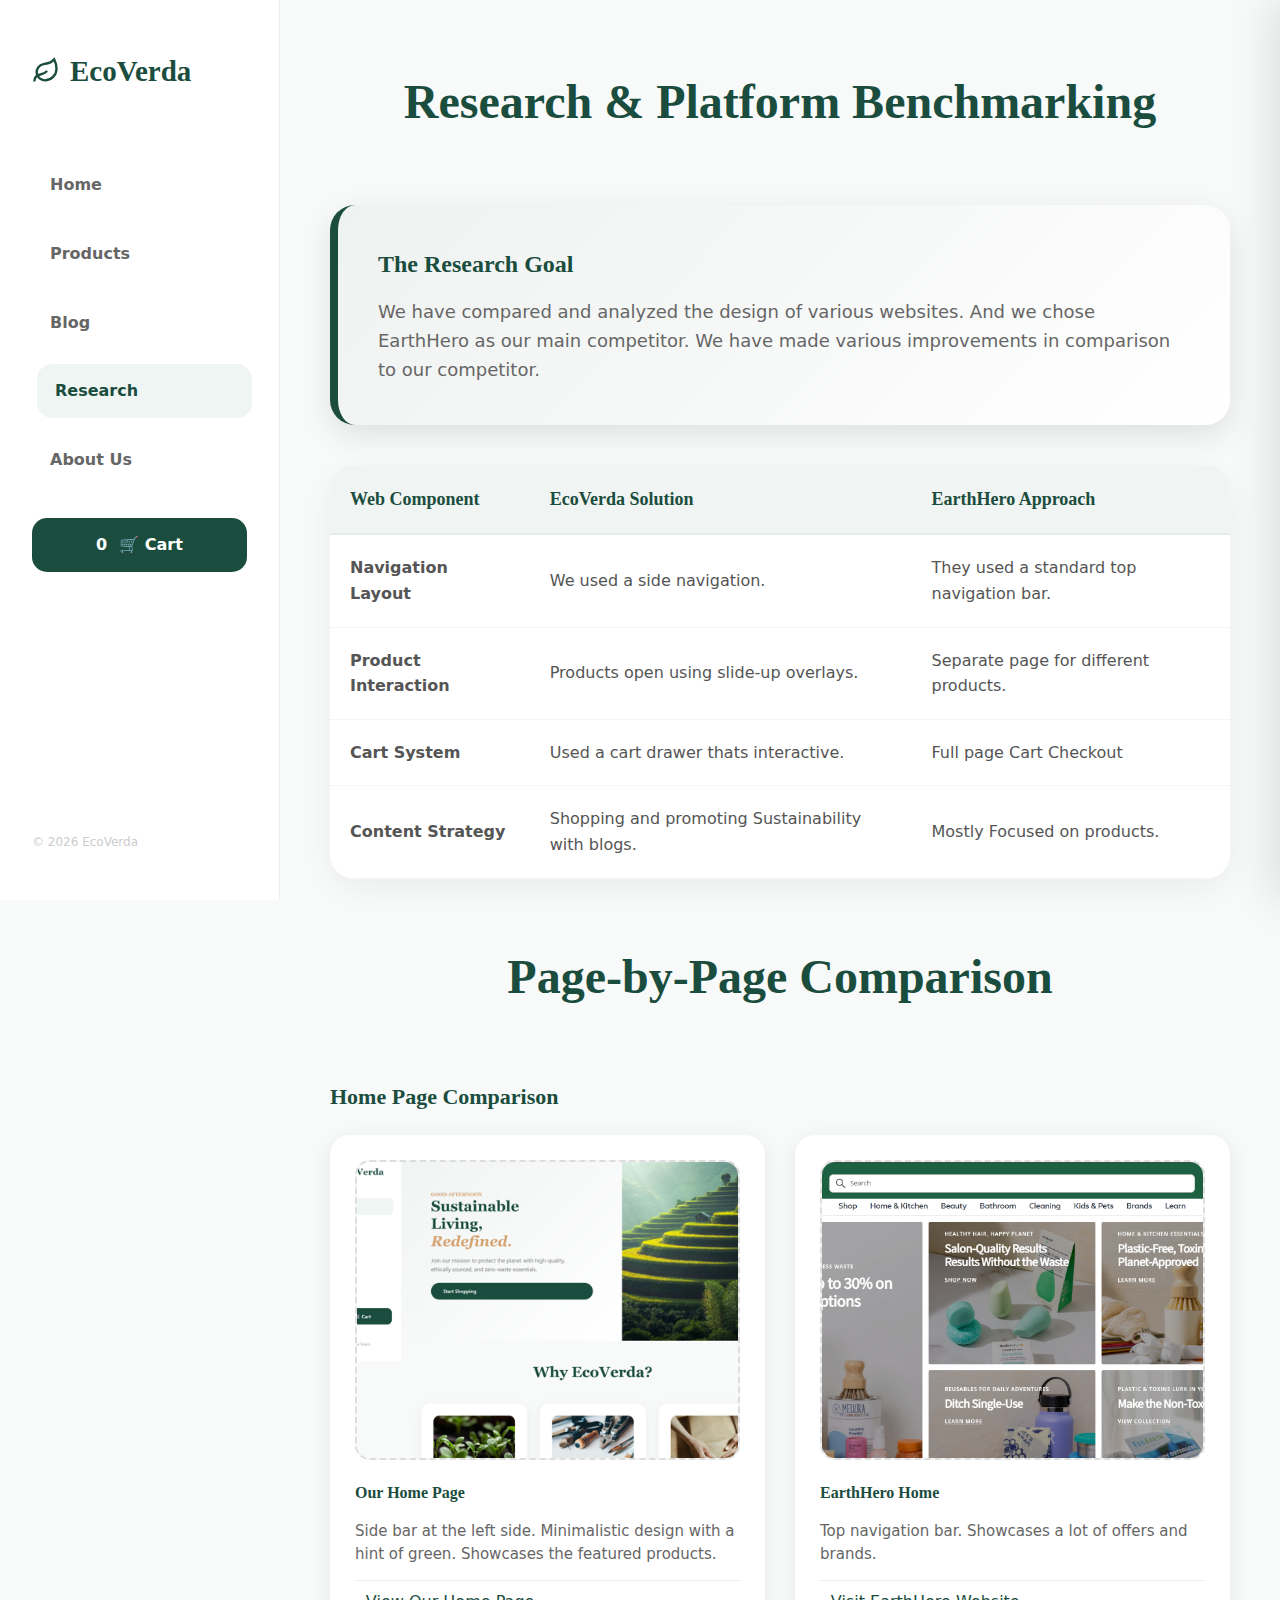
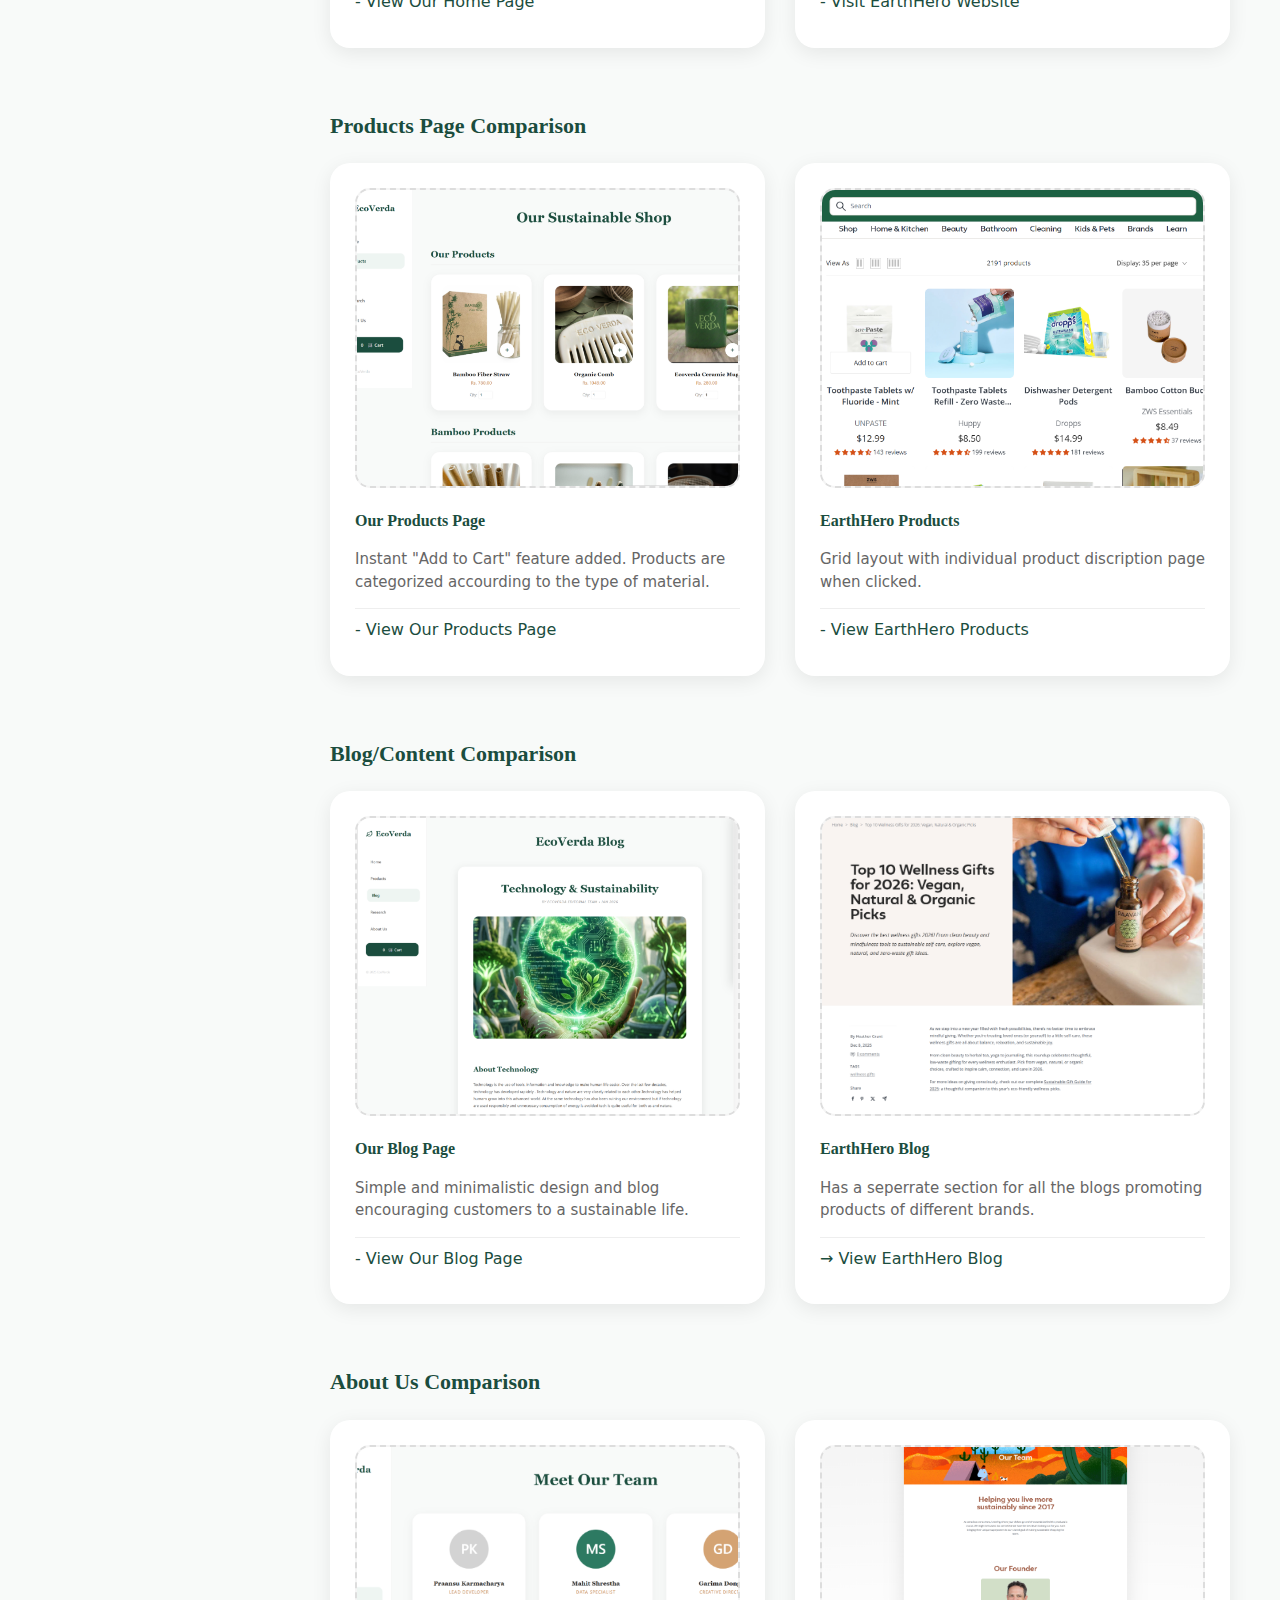
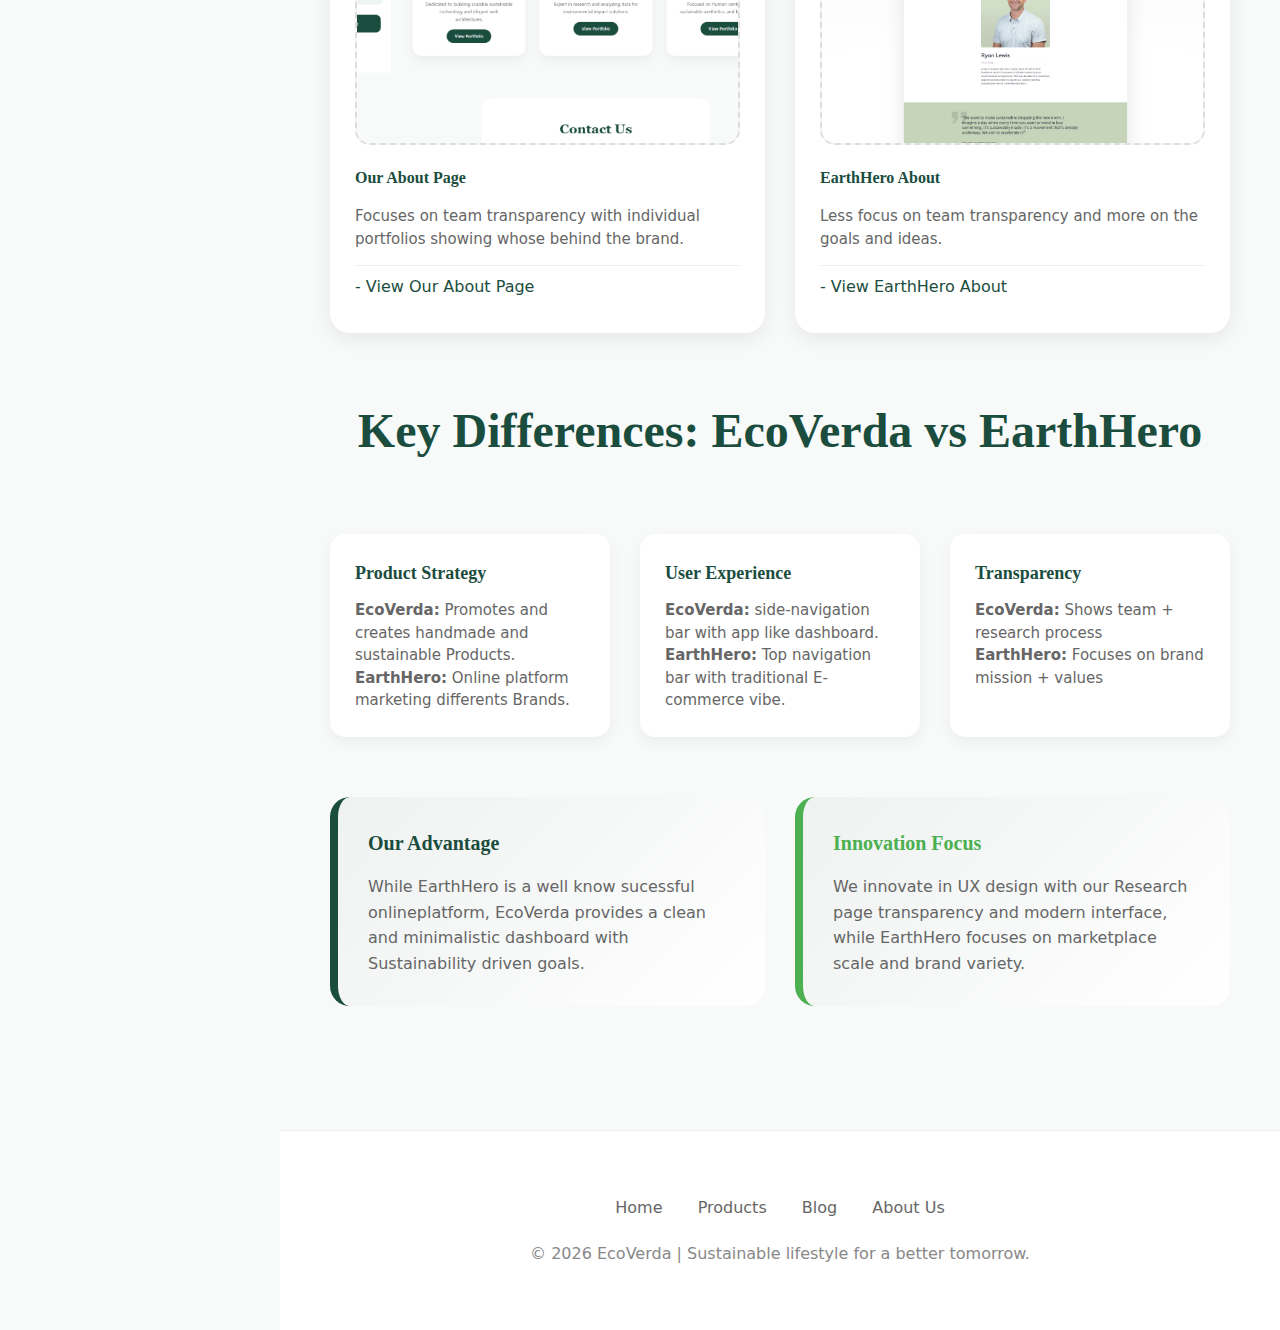
<file: EcoVerda/pages/research.html>
<!DOCTYPE html>
<html lang="en">

<head>
    <!-- Basic settings for the site setup -->
    <meta charset="UTF-8">
    <meta name="viewport" content="width=device-width, initial-scale=1.0">
    <title>Research | EcoVerda</title>

    <!-- Linking our main design styles -->
    <link rel="stylesheet" href="../css/style.css">
    <style>
        /* Special styles for our research tables and comparisons */
        .premium-table {
            width: 100%;
            border-collapse: separate;
            border-spacing: 0;
            background: white;
            border-radius: 25px;
            overflow: hidden;
            box-shadow: 0 10px 30px rgba(0, 0, 0, 0.05);
            margin: 30px 0;
        }

        /* Styling for the table headers */
        .premium-table th {
            background: #f0f4f2;
            padding: 20px;
            text-align: left;
            color: #1b4d3e;
            font-size: 18px;
            border-bottom: 2px solid #e2ece8;
            font-family: 'Times New Roman', Times, serif;
        }

        /* Styling for the table data cells */
        .premium-table td {
            padding: 20px;
            border-bottom: 1px solid #f5f5f5;
            color: #555;
            font-size: 16px;
        }

        /* Styling for cards that compare our site with others */
        .comparison-card {
            flex: 1;
            min-width: 300px;
            background: white;
            border-radius: 20px;
            padding: 25px;
            box-shadow: 0 5px 20px rgba(0, 0, 0, 0.08);
        }

        /* Placeholder box for screenshots of other websites */
        .image-placeholder {
            width: 100%;
            height: 300px;
            border-radius: 15px;
            margin-bottom: 20px;
            overflow: hidden;
            display: flex;
            align-items: center;
            justify-content: center;
            background: #f5f5f5;
            border: 2px dashed #ddd;
        }

        /* Making sure the screenshot images fit nicely in their boxes */
        .image-placeholder img {
            width: 100%;
            height: 100%;
            object-fit: cover;
            display: block;
        }

        /* Styling for the links to the competitor sites */
        .website-link {
            color: #1b4d3e;
            text-decoration: none;
            font-weight: 500;
            display: block;
            margin-top: 15px;
            padding: 8px 0;
            border-top: 1px solid #eee;
        }

        .website-link:hover {
            text-decoration: underline;
        }

        /* Styling for the research summary box at the top */
        .research-summary {
            background: linear-gradient(135deg, #eef2f0 0%, #fff 100%);
            padding: 40px;
            border-radius: 25px;
            margin-bottom: 40px;
            border-left: 8px solid #1b4d3e;
            box-shadow: 0 10px 30px rgba(0, 0, 0, 0.1);
        }

        /* Design for the mini difference cards */
        .diff-card {
            flex: 1;
            min-width: 250px;
            background: white;
            border-radius: 15px;
            padding: 25px;
            box-shadow: 0 5px 15px rgba(0, 0, 0, 0.05);
        }
    </style>

</head>

<body>
    <!-- Main layout container -->
    <div class="app-container">

        <!-- Sidebar menu on the left -->
        <header>
            <div class="logo">
                <h1>
                    <!-- Our brand leaf icon -->
                    <svg width="28" height="28" viewBox="0 0 24 24" fill="none" stroke="currentColor" stroke-width="2">
                        <path d="M11 20A7 7 0 0 1 9.8 6.1C15.5 5 17 4.48 19 2c1 2 2 4.18 2 8 0 5.5-4.48 10-10 10Z">
                        </path>
                        <path d="M2 21c0-3 1.85-5.36 5.08-6C9.5 14.52 12 13 13 12"></path>
                    </svg>
                    EcoVerda
                </h1>
            </div>
            <!-- Links for page navigation -->
            <nav>
                <ul>
                    <li><a href="../index.html">Home</a></li>
                    <li><a href="products.html">Products</a></li>
                    <li><a href="blog.html">Blog</a></li>
                    <li><a href="research.html" class="active">Research</a></li>
                    <li><a href="about.html">About Us</a></li>
                    <!-- Link to open the cart panel -->
                    <li><a href="#" class="cart-trigger" onclick="toggleCart()">
                            <span id="cart-count">0</span> 🛒 Cart
                        </a></li>
                </ul>
            </nav>
            <div style="margin-top:auto; font-size: 12px; color:#ccc;">&copy; 2026 EcoVerda</div>
        </header>

        <!-- Main content where the research info lives -->
        <main>
            <div class="page-content">
                <h2 class="section-title">Research & Platform Benchmarking</h2>

                <!-- Box summarizing what we researched -->
                <div class="research-summary">
                    <h4 style="color: #1b4d3e; margin-bottom: 15px; font-size: 24px;">The Research Goal</h4>
                    <p style="color: #666; font-size: 18px; line-height: 1.6;">
                        We have compared and analyzed the design of various websites. And we chose EarthHero as our main
                        competitor.
                        We have made various improvements in comparison to our competitor.
                    </p>
                </div>

                <!-- A big table comparing our features with the competitor's -->
                <table class="premium-table">
                    <thead>
                        <tr>
                            <th>Web Component</th>
                            <th>EcoVerda Solution</th>
                            <th>EarthHero Approach</th>
                        </tr>
                    </thead>
                    <tbody>
                        <tr>
                            <td><strong>Navigation Layout</strong></td>
                            <td>We used a side navigation.</td>
                            <td>They used a standard top navigation bar.</td>
                        </tr>
                        <tr>
                            <td><strong>Product Interaction</strong></td>
                            <td>Products open using slide-up overlays.</td>
                            <td>Separate page for different products.</td>
                        </tr>
                        <tr>
                            <td><strong>Cart System</strong></td>
                            <td>Used a cart drawer thats interactive.</td>
                            <td>Full page Cart Checkout</td>
                        </tr>
                        <tr>
                            <td><strong>Content Strategy</strong></td>
                            <td>Shopping and promoting Sustainability with blogs.</td>
                            <td>Mostly Focused on products.</td>
                        </tr>
                    </tbody>
                </table>

                <!-- Section with side-by-side page comparisons -->
                <h3 class="section-title" style="margin-top: 60px;">Page-by-Page Comparison</h3>

                <!-- Home Page comparison cards -->
                <h4 style="margin: 40px 0 20px 0; color: #1b4d3e; font-size: 22px;"> Home Page Comparison</h4>
                <div style="display: flex; gap: 30px; margin-bottom: 60px; flex-wrap: wrap;">
                    <!-- EcoVerda Home -->
                    <div class="comparison-card">
                        <div class="image-placeholder">
                            <img src="../images/home.png" alt="EcoVerda Home Page">
                        </div>
                        <h4 style="margin: 15px 0; color: #1b4d3e;">Our Home Page</h4>
                        <p style="color: #666; line-height: 1.5; font-size: 15px;">
                            Side bar at the left side. Minimalistic design with a hint of green. Showcases the featured
                            products.
                        </p>
                        <a href="../index.html" class="website-link">- View Our Home Page</a>
                    </div>

                    <!-- EarthHero Home -->
                    <div class="comparison-card">
                        <div class="image-placeholder">
                            <img src="../images/r.png" alt="EarthHero Home Page">
                        </div>
                        <h4 style="margin: 15px 0; color: #1b4d3e;">EarthHero Home</h4>
                        <p style="color: #666; line-height: 1.5; font-size: 15px;">
                            Top navigation bar. Showcases a lot of offers and brands.
                        </p>
                        <a href="https://earthhero.com" target="_blank" class="website-link">- Visit EarthHero
                            Website</a>
                    </div>
                </div>

                <!-- Products Page comparison -->
                <h4 style="margin: 40px 0 20px 0; color: #1b4d3e; font-size: 22px;"> Products Page Comparison</h4>
                <div style="display: flex; gap: 30px; margin-bottom: 60px; flex-wrap: wrap;">
                    <!-- EcoVerda Products -->
                    <div class="comparison-card">
                        <div class="image-placeholder">
                            <img src="../images/products.png" alt="EcoVerda product Page">
                        </div>
                        <h4 style="margin: 15px 0; color: #1b4d3e;">Our Products Page</h4>
                        <p style="color: #666; line-height: 1.5; font-size: 15px;">
                            Instant "Add to Cart" feature added. Products are categorized accourding to the type of
                            material.
                        </p>
                        <a href="products.html" class="website-link">- View Our Products Page</a>
                    </div>

                    <!-- EarthHero Products -->
                    <div class="comparison-card">
                        <div class="image-placeholder">
                            <img src="../images/ref2.png" alt="EarthHero Product Page">
                        </div>
                        <h4 style="margin: 15px 0; color: #1b4d3e;">EarthHero Products</h4>
                        <p style="color: #666; line-height: 1.5; font-size: 15px;">
                            Grid layout with individual product discription page when clicked.
                        </p>
                        <a href="https://earthhero.com/collections/all" target="_blank" class="website-link">- View
                            EarthHero Products</a>
                    </div>
                </div>

                <!-- Blog/Content comparison -->
                <h4 style="margin: 40px 0 20px 0; color: #1b4d3e; font-size: 22px;"> Blog/Content Comparison</h4>
                <div style="display: flex; gap: 30px; margin-bottom: 60px; flex-wrap: wrap;">
                    <!-- EcoVerda Blog -->
                    <div class="comparison-card">
                        <div class="image-placeholder">
                            <img src="../images/Blog.png" alt="EcoVerda Blog Page">
                        </div>
                        <h4 style="margin: 15px 0; color: #1b4d3e;">Our Blog Page</h4>
                        <p style="color: #666; line-height: 1.5; font-size: 15px;">
                            Simple and minimalistic design and blog encouraging customers to a sustainable life.
                        </p>
                        <a href="blog.html" class="website-link">- View Our Blog Page</a>
                    </div>

                    <!-- EarthHero Content -->
                    <div class="comparison-card">
                        <div class="image-placeholder">
                            <img src="../images/ref3.png" alt="EarthHero Blog Page">
                        </div>
                        <h4 style="margin: 15px 0; color: #1b4d3e;">EarthHero Blog</h4>
                        <p style="color: #666; line-height: 1.5; font-size: 15px;">
                            Has a seperrate section for all the blogs promoting products of different brands.
                        </p>
                        <a href="https://earthhero.com/blogs/blog/top-wellness-gifts-2026" target="_blank"
                            class="website-link">→ View EarthHero Blog</a>
                    </div>
                </div>

                <!-- About page comparison -->
                <h4 style="margin: 40px 0 20px 0; color: #1b4d3e; font-size: 22px;"> About Us Comparison</h4>
                <div style="display: flex; gap: 30px; margin-bottom: 60px; flex-wrap: wrap;">
                    <!-- EcoVerda About -->
                    <div class="comparison-card">
                        <div class="image-placeholder">
                            <img src="../images/AboutUS.png" alt="EcoVerda About Us Page">
                        </div>
                        <h4 style="margin: 15px 0; color: #1b4d3e;">Our About Page</h4>
                        <p style="color: #666; line-height: 1.5; font-size: 15px;">
                            Focuses on team transparency with individual portfolios showing whose behind the brand.
                        </p>
                        <a href="about.html" class="website-link">- View Our About Page</a>
                    </div>

                    <!-- EarthHero About -->
                    <div class="comparison-card">
                        <div class="image-placeholder">
                            <img src="../images/ref4.png" alt="EarthHero About Us Page">
                        </div>
                        <h4 style="margin: 15px 0; color: #1b4d3e;">EarthHero About</h4>
                        <p style="color: #666; line-height: 1.5; font-size: 15px;">
                            Less focus on team transparency and more on the goals and ideas.
                        </p>
                        <a href="https://earthhero.com/pages/our-team" target="_blank" class="website-link">- View
                            EarthHero About</a>
                    </div>
                </div>

                <!-- Section on the core differences found in our research -->
                <h3 class="section-title" style="margin-top: 60px;">Key Differences: EcoVerda vs EarthHero</h3>

                <div style="display: flex; gap: 30px; margin: 40px 0; flex-wrap: wrap;">
                    <div
                        style="flex: 1; min-width: 250px; background: white; border-radius: 15px; padding: 25px; box-shadow: 0 5px 15px rgba(0,0,0,0.05);">
                        <h4 style="color:#1b4d3e; margin-bottom:12px; font-size: 18px;"> Product Strategy</h4>
                        <p style="color:#666; line-height: 1.5; font-size: 15px;">
                            <strong>EcoVerda:</strong> Promotes and creates handmade and sustainable Products.<br>
                            <strong>EarthHero:</strong> Online platform marketing differents Brands.
                        </p>
                    </div>

                    <div
                        style="flex: 1; min-width: 250px; background: white; border-radius: 15px; padding: 25px; box-shadow: 0 5px 15px rgba(0,0,0,0.05);">
                        <h4 style="color:#1b4d3e; margin-bottom:12px; font-size: 18px;">User Experience</h4>
                        <p style="color:#666; line-height: 1.5; font-size: 15px;">
                            <strong>EcoVerda:</strong> side-navigation bar with app like dashboard.<br>
                            <strong>EarthHero:</strong> Top navigation bar with traditional E-commerce vibe.
                        </p>
                    </div>

                    <div
                        style="flex: 1; min-width: 250px; background: white; border-radius: 15px; padding: 25px; box-shadow: 0 5px 15px rgba(0,0,0,0.05);">
                        <h4 style="color:#1b4d3e; margin-bottom:12px; font-size: 18px;"> Transparency</h4>
                        <p style="color:#666; line-height: 1.5; font-size: 15px;">
                            <strong>EcoVerda:</strong> Shows team + research process<br>
                            <strong>EarthHero:</strong> Focuses on brand mission + values
                        </p>
                    </div>
                </div>

                <!-- Final summary boxes on our innovate focus -->
                <div style="display: flex; gap: 30px; margin: 60px 0; flex-wrap: wrap;">
                    <div
                        style="flex: 1; min-width: 300px; background: linear-gradient(135deg, #eef2f0 0%, #fff 100%); border-radius: 20px; padding: 30px; border-left: 8px solid #1b4d3e;">
                        <h4 style="color:#1b4d3e; margin-bottom:15px; font-size: 20px;">Our Advantage</h4>
                        <p style="color:#666; line-height: 1.6; font-size: 16px;">
                            While EarthHero is a well know sucessful onlineplatform, EcoVerda provides a clean and
                            minimalistic dashboard with Sustainability driven goals.
                        </p>
                    </div>

                    <div
                        style="flex: 1; min-width: 300px; background: linear-gradient(135deg, #eef2f0 0%, #fff 100%); border-radius: 20px; padding: 30px; border-left: 8px solid #4CAF50;">
                        <h4 style="color:#4CAF50; margin-bottom:15px; font-size: 20px;">Innovation Focus</h4>
                        <p style="color:#666; line-height: 1.6; font-size: 16px;">
                            We innovate in UX design with our Research page transparency and modern interface, while
                            EarthHero focuses on marketplace scale and brand variety.
                        </p>
                    </div>
                </div>

            </div>
        </main>
    </div>

    <!-- The cart panel that opens when clicked -->
    <div class="cart-overlay" onclick="toggleCart()"></div>
    <div class="cart-drawer" id="cartDrawer">
        <div class="cart-header">
            <h3>Shopping Cart</h3>
            <button onclick="toggleCart()" class="cart-close-btn">&times;</button>
        </div>
        <!-- Placeholder for cart items to be added by JavaScript -->
        <div id="cartItemsContainer"></div>
        <div style="border-top:1px solid #eee; margin-top:32px; padding-top:24px;">
            <div
                style="display:flex; justify-content:space-between; font-weight:bold; font-size:18px; margin-bottom:24px;">
                <span>Total:</span>
                <span id="cartTotal">Rs. 0.00</span>
            </div>
            <button class="btn" style="width:100%; border:none; cursor:pointer;" onclick="checkout()">Checkout</button>
        </div>
    </div>

    <!-- Site footer with basic links -->
    <footer class="footer">
        <div class="footer-links">
            <a href="../index.html">Home</a>
            <a href="products.html">Products</a>
            <a href="blog.html">Blog</a>
            <a href="about.html">About Us</a>
        </div>
        <p style="margin-top: 20px; color: #888; font-size: 16px;">&copy; 2026 EcoVerda | Sustainable lifestyle for a
            better tomorrow.</p>
    </footer>

    <!-- Loading the shared site script -->
    <script src="../js/script.js"></script>
</body>

</html>
</file>
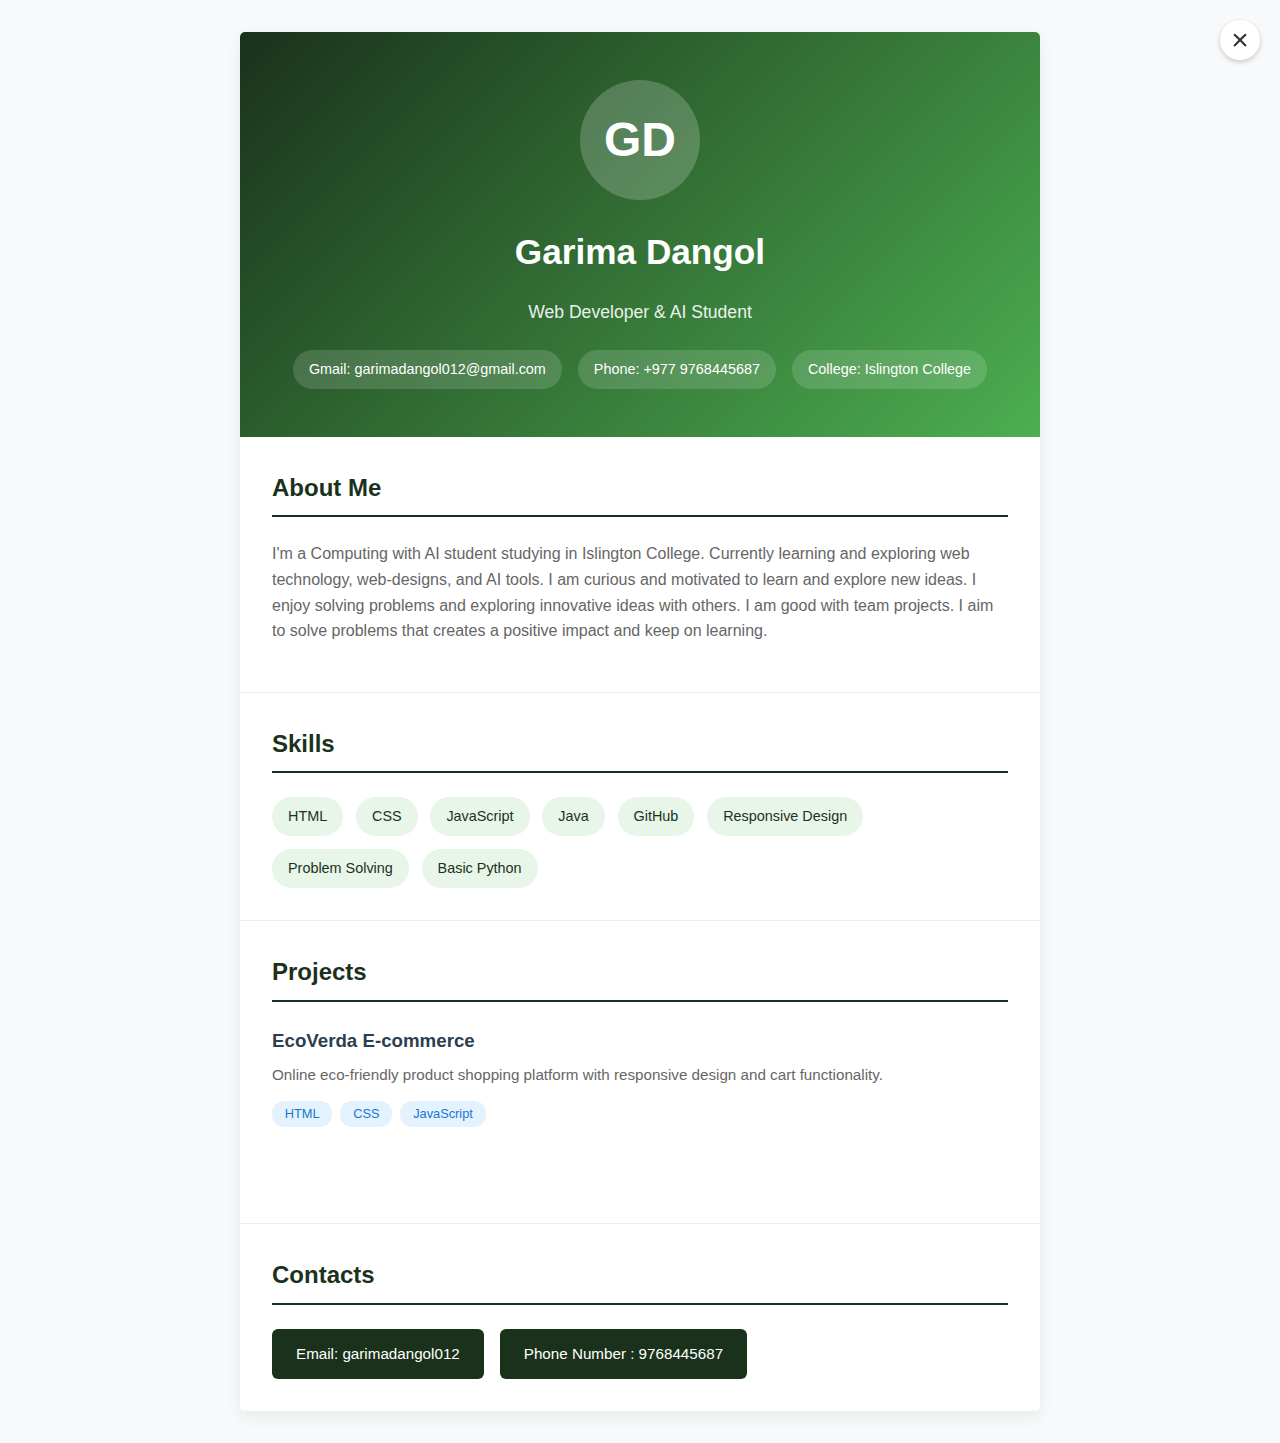
<file: EcoVerda/portfolio/Garima-portfolio.html>
<!DOCTYPE html>
<html lang="en">

<head>
    <meta charset="UTF-8">
    <meta name="viewport" content="width=device-width, initial-scale=1.0">
    <title>Garima Dangol | Portfolio</title>
    <style>
        /*root color variables*/
        :root {
            --primary: #1a321b;
            /* Eco green */
            --light: #f8f9fa;
            --dark: #2c3e50;
            --gray: #666;
            --white: #ffffff;
        }

        body {
            font-family: Arial, Helvetica, sans-serif;
            line-height: 1.6;
            color: var(--dark);
            background: var(--light);
            margin: 0;
            padding: 32px;
        }

        .container {
            max-width: 800px;
            margin: 0 auto;
            background: var(--white);
            border-radius: 5px;
            box-shadow: 0 5px 15px rgba(18, 69, 69, 0.08);
            overflow: hidden;
        }

        /* Header */
        .header {
            background: linear-gradient(135deg, var(--primary), #4CAF50);
            color: white;
            padding: 48px 32px;
            text-align: center;
        }

        .avatar {
            width: 120px;
            height: 120px;
            background: rgba(255, 255, 255, 0.2);
            border-radius: 50%;
            margin: 0 auto 24px;
            display: flex;
            align-items: center;
            justify-content: center;
            font-size: 48px;
            font-weight: bold;
        }

        h1 {
            margin: 0 0 8px 0;
            font-size: 35.2px;
        }

        .tagline {
            font-size: 17.6px;
            opacity: 0.9;
            margin-bottom: 24px;
        }

        .contact-info {
            display: flex;
            justify-content: center;
            flex-wrap: wrap;
            gap: 16px;
            font-size: 14.4px;
        }

        .contact-item {
            background: rgba(255, 255, 255, 0.15);
            padding: 8px 16px;
            border-radius: 20px;
        }

        /* Sections */
        .section {
            padding: 32px;
            border-bottom: 1px solid #eee;
        }

        .section:last-child {
            border-bottom: none;
        }

        h2 {
            color: var(--primary);
            margin: 0 0 24px 0;
            padding-bottom: 8px;
            border-bottom: 2px solid var(--primary);
        }

        /* About */
        .about p {
            color: var(--gray);
            margin: 0 0 16px 0;
        }

        /* Skills */
        .skills-list {
            display: flex;
            flex-wrap: wrap;
            gap: 12.8px;
        }

        .skill {
            background: #e8f5e9;
            color: var(--primary);
            padding: 8px 16px;
            border-radius: 20px;
            font-size: 14.4px;
        }

        /* Projects */
        .project {
            margin-bottom: 32px;
            padding-bottom: 32px;
        }

        .project h3 {
            margin: 0 0 8px 0;
            color: var(--dark);
        }

        .project p {
            color: var(--gray);
            margin: 0 0 12.8px 0;
            font-size: 15.2px;
        }

        /*Technology tags container*/
        .tech {
            display: flex;
            flex-wrap: wrap;
            gap: 8px;
        }

        .tech-tag {
            background: #e3f2fd;
            color: #1976d2;
            padding: 3.2px 12.8px;
            border-radius: 12px;
            font-size: 12.8px;
        }

        /* Contact */
        .contact-links {
            display: flex;
            flex-wrap: wrap;
            gap: 16px;
        }

        /*button styling*/
        .btn {
            display: inline-flex;
            align-items: center;
            gap: 8px;
            background: var(--primary);
            color: white;
            text-decoration: none;
            padding: 12.8px 24px;
            border-radius: 6px;
            font-size: 15.2px;
        }

        /*Button hover effec*/
        .btn:hover {
            background: #1b5e20;
        }

        /* Responsive design for mobile screens*/
        @media (max-width: 600px) {
            body {
                padding: 16px;
            }

            .header {
                padding: 32px 16px;
            }

            .section {
                padding: 24px;
            }

            .avatar {
                width: 100px;
                height: 100px;
                font-size: 40px;
            }

            h1 {
                font-size: 28.8px;
            }

            .contact-info {
                flex-direction: column;
                align-items: center;
                gap: 8px;
            }

            .contact-links {
                justify-content: center;
            }
        }
    </style>
</head>

<body>
    <a href="../pages/about.html"
        style="position:fixed; top:20px; right:20px; font-size:30px; color:#333; text-decoration:none; background:white; width:40px; height:40px; border-radius:50%; display:flex; align-items:center; justify-content:center; box-shadow:0 2px 5px rgba(0,0,0,0.2); z-index:1000;"
        title="Close & Return">&times;</a>
    <div class="container">
        <!-- Header section -->
        <div class="header">
            <div class="avatar">GD</div>
            <h1>Garima Dangol</h1>
            <p class="tagline">Web Developer & AI Student</p>
            <div class="contact-info">
                <div class="contact-item">Gmail: garimadangol012@gmail.com</div>
                <div class="contact-item">Phone: +977 9768445687</div>
                <div class="contact-item">College: Islington College</div>
            </div>
        </div>

        <!-- About Section -->
        <div class="section about">
            <h2>About Me</h2>
            <p>I'm a Computing with AI student studying in Islington College.
                Currently learning and exploring web technology, web-designs, and AI tools. I am curious and motivated
                to learn and explore new ideas. I enjoy solving problems and exploring innovative ideas with others.
                I am good with team projects. I aim to solve problems that creates a positive impact and keep on
                learning. </p>

        </div>

        <!-- Skills Section-->
        <div class="section">
            <h2>Skills</h2>
            <div class="skills-list">
                <div class="skill">HTML</div>
                <div class="skill">CSS</div>
                <div class="skill">JavaScript</div>
                <div class="skill">Java</div>
                <div class="skill">GitHub</div>
                <div class="skill">Responsive Design</div>
                <div class="skill">Problem Solving</div>
                <div class="skill">Basic Python</div>
            </div>
        </div>

        <!-- Projects Section -->
        <div class="section">
            <h2>Projects</h2>

            <div class="project">
                <h3>EcoVerda E-commerce</h3>
                <p>Online eco-friendly product shopping platform with responsive design and cart functionality.</p>
                <div class="tech">
                    <span class="tech-tag">HTML</span>
                    <span class="tech-tag">CSS</span>
                    <span class="tech-tag">JavaScript</span>
                </div>
            </div>
        </div>

        <!-- Contact Section -->
        <div class="section">
            <h2>Contacts</h2>
            <div class="contact-links">
                <a href="mailto:garimadangol012@gmail.com" class="btn">
                    Email: garimadangol012
                </a>
                <a href="tel:+9779768445687" class="btn">
                    Phone Number : 9768445687
                </a>
            </div>
        </div>
    </div>
</body>

</html>
</file>
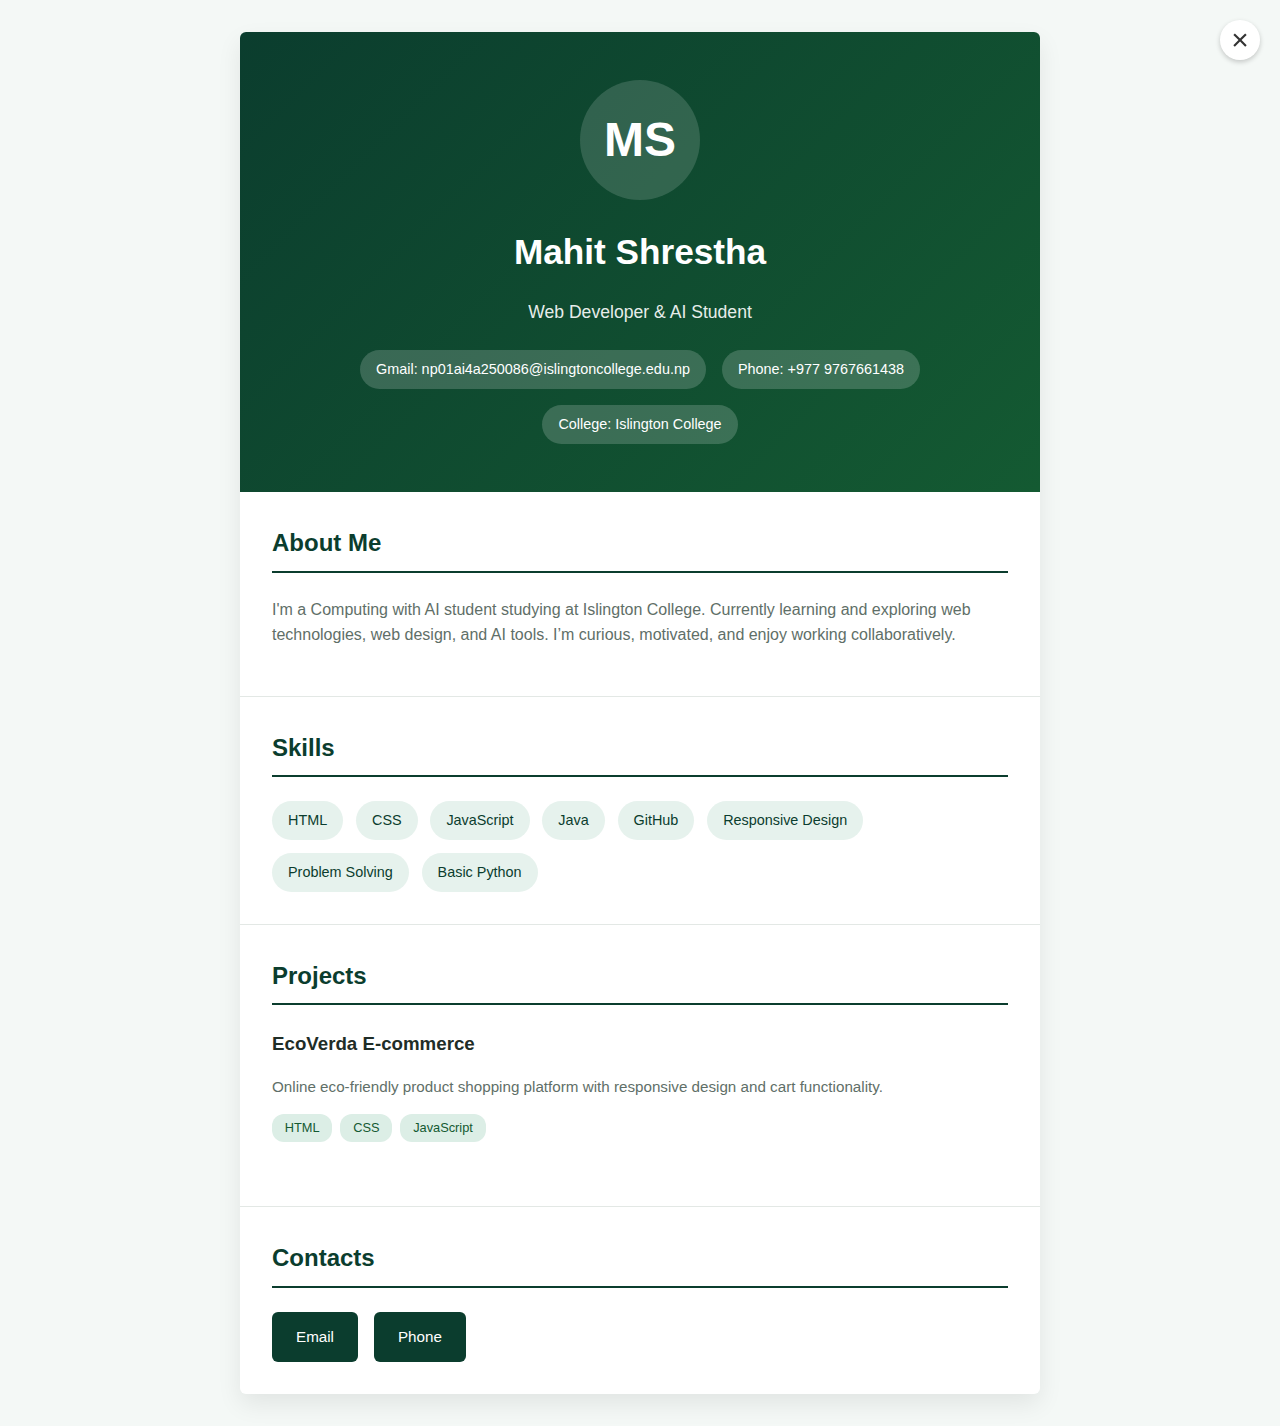
<file: EcoVerda/portfolio/Mahit-portfolio.html>
<!DOCTYPE html>
<html lang="en">

<head>
    <meta charset="UTF-8">
    <meta name="viewport" content="width=device-width, initial-scale=1.0">
    <title>Portfolio</title>

    <style>
        /* Theme Colors */
        :root {
            --primary: #0b3d2e;
            /* Dark forest green */
            --secondary: #145a32;
            --light: #f4f8f6;
            --dark: #1f2d27;
            --gray: #5f6f68;
            --white: #ffffff;
        }

        body {
            font-family: Arial, Helvetica, sans-serif;
            line-height: 1.6;
            color: var(--dark);
            background: var(--light);
            margin: 0;
            padding: 32px;
        }

        .container {
            max-width: 800px;
            margin: 0 auto;
            background: var(--white);
            border-radius: 6px;
            box-shadow: 0 10px 25px rgba(0, 0, 0, 0.08);
            overflow: hidden;
        }

        /* Header */
        .header {
            background: linear-gradient(135deg, var(--primary), var(--secondary));
            color: var(--white);
            padding: 48px 32px;
            text-align: center;
        }

        .avatar {
            width: 120px;
            height: 120px;
            background: rgba(255, 255, 255, 0.15);
            border-radius: 50%;
            margin: 0 auto 24px;
            display: flex;
            align-items: center;
            justify-content: center;
            font-size: 48px;
            font-weight: bold;
        }

        h1 {
            margin: 0 0 8px;
            font-size: 35.2px;
        }

        .tagline {
            font-size: 17.6px;
            opacity: 0.9;
            margin-bottom: 24px;
        }

        .contact-info {
            display: flex;
            justify-content: center;
            flex-wrap: wrap;
            gap: 16px;
            font-size: 14.4px;
        }

        .contact-item {
            background: rgba(255, 255, 255, 0.18);
            padding: 8px 16px;
            border-radius: 20px;
        }

        /* Sections */
        .section {
            padding: 32px;
            border-bottom: 1px solid #e3e8e5;
        }

        .section:last-child {
            border-bottom: none;
        }

        h2 {
            color: var(--primary);
            margin: 0 0 24px;
            padding-bottom: 8px;
            border-bottom: 2px solid var(--primary);
        }

        /* About */
        .about p {
            color: var(--gray);
        }

        /* Skills */
        .skills-list {
            display: flex;
            flex-wrap: wrap;
            gap: 12.8px;
        }

        .skill {
            background: #e6f2ed;
            color: var(--primary);
            padding: 8px 16px;
            border-radius: 20px;
            font-size: 14.4px;
        }

        /* Projects */
        .project {
            margin-bottom: 32px;
        }

        .project h3 {
            margin-bottom: 6.4px;
            color: var(--dark);
        }

        .project p {
            color: var(--gray);
            font-size: 15.2px;
        }

        .tech {
            display: flex;
            flex-wrap: wrap;
            gap: 8px;
        }

        /* Tech Tags */
        .tech-tag {
            background: #dceee6;
            color: var(--secondary);
            padding: 4px 12.8px;
            border-radius: 12px;
            font-size: 12.8px;
        }

        /* Contact */
        .contact-links {
            display: flex;
            flex-wrap: wrap;
            gap: 16px;
        }

        .btn {
            display: inline-flex;
            align-items: center;
            background: var(--primary);
            color: var(--white);
            text-decoration: none;
            padding: 12.8px 24px;
            border-radius: 6px;
            font-size: 15.2px;
            transition: background 0.3s ease;
        }

        .btn:hover {
            background: #062c21;
        }

        /* Responsive */
        @media (max-width: 600px) {
            body {
                padding: 16px;
            }

            .header {
                padding: 32px 16px;
            }

            .section {
                padding: 24px;
            }

            .avatar {
                width: 100px;
                height: 100px;
                font-size: 40px;
            }

            h1 {
                font-size: 28.8px;
            }

            .contact-info {
                flex-direction: column;
                align-items: center;
            }

            .contact-links {
                justify-content: center;
            }
        }
    </style>
</head>

<body>
    <a href="../pages/about.html"
        style="position:fixed; top:20px; right:20px; font-size:30px; color:#333; text-decoration:none; background:white; width:40px; height:40px; border-radius:50%; display:flex; align-items:center; justify-content:center; box-shadow:0 2px 5px rgba(0,0,0,0.2); z-index:1000;"
        title="Close & Return">&times;</a>
    <div class="container">

        <!-- Header -->
        <div class="header">
            <div class="avatar">MS</div>
            <h1>Mahit Shrestha</h1>
            <p class="tagline">Web Developer & AI Student</p>

            <div class="contact-info">
                <div class="contact-item">Gmail: np01ai4a250086@islingtoncollege.edu.np</div>
                <div class="contact-item">Phone: +977 9767661438</div>
                <div class="contact-item">College: Islington College</div>
            </div>
        </div>

        <!-- About -->
        <div class="section about">
            <h2>About Me</h2>
            <p>
                I'm a Computing with AI student studying at Islington College.
                Currently learning and exploring web technologies, web design,
                and AI tools. I’m curious, motivated, and enjoy working collaboratively.
            </p>
        </div>

        <!-- Skills -->
        <div class="section">
            <h2>Skills</h2>
            <div class="skills-list">
                <div class="skill">HTML</div>
                <div class="skill">CSS</div>
                <div class="skill">JavaScript</div>
                <div class="skill">Java</div>
                <div class="skill">GitHub</div>
                <div class="skill">Responsive Design</div>
                <div class="skill">Problem Solving</div>
                <div class="skill">Basic Python</div>
            </div>
        </div>

        <!-- Projects -->
        <div class="section">
            <h2>Projects</h2>

            <div class="project">
                <h3>EcoVerda E-commerce</h3>
                <p>
                    Online eco-friendly product shopping platform with responsive
                    design and cart functionality.
                </p>
                <div class="tech">
                    <span class="tech-tag">HTML</span>
                    <span class="tech-tag">CSS</span>
                    <span class="tech-tag">JavaScript</span>
                </div>
            </div>
        </div>

        <!-- Contact -->
        <div class="section">
            <h2>Contacts</h2>
            <div class="contact-links">
                <a href="mailto:np01ai4a250086@islingtoncollege.edu.np" class="btn">
                    Email
                </a>
                <a href="tel:+9779767661438" class="btn">
                    Phone
                </a>
            </div>
        </div>

    </div>
</body>

</html>
</file>
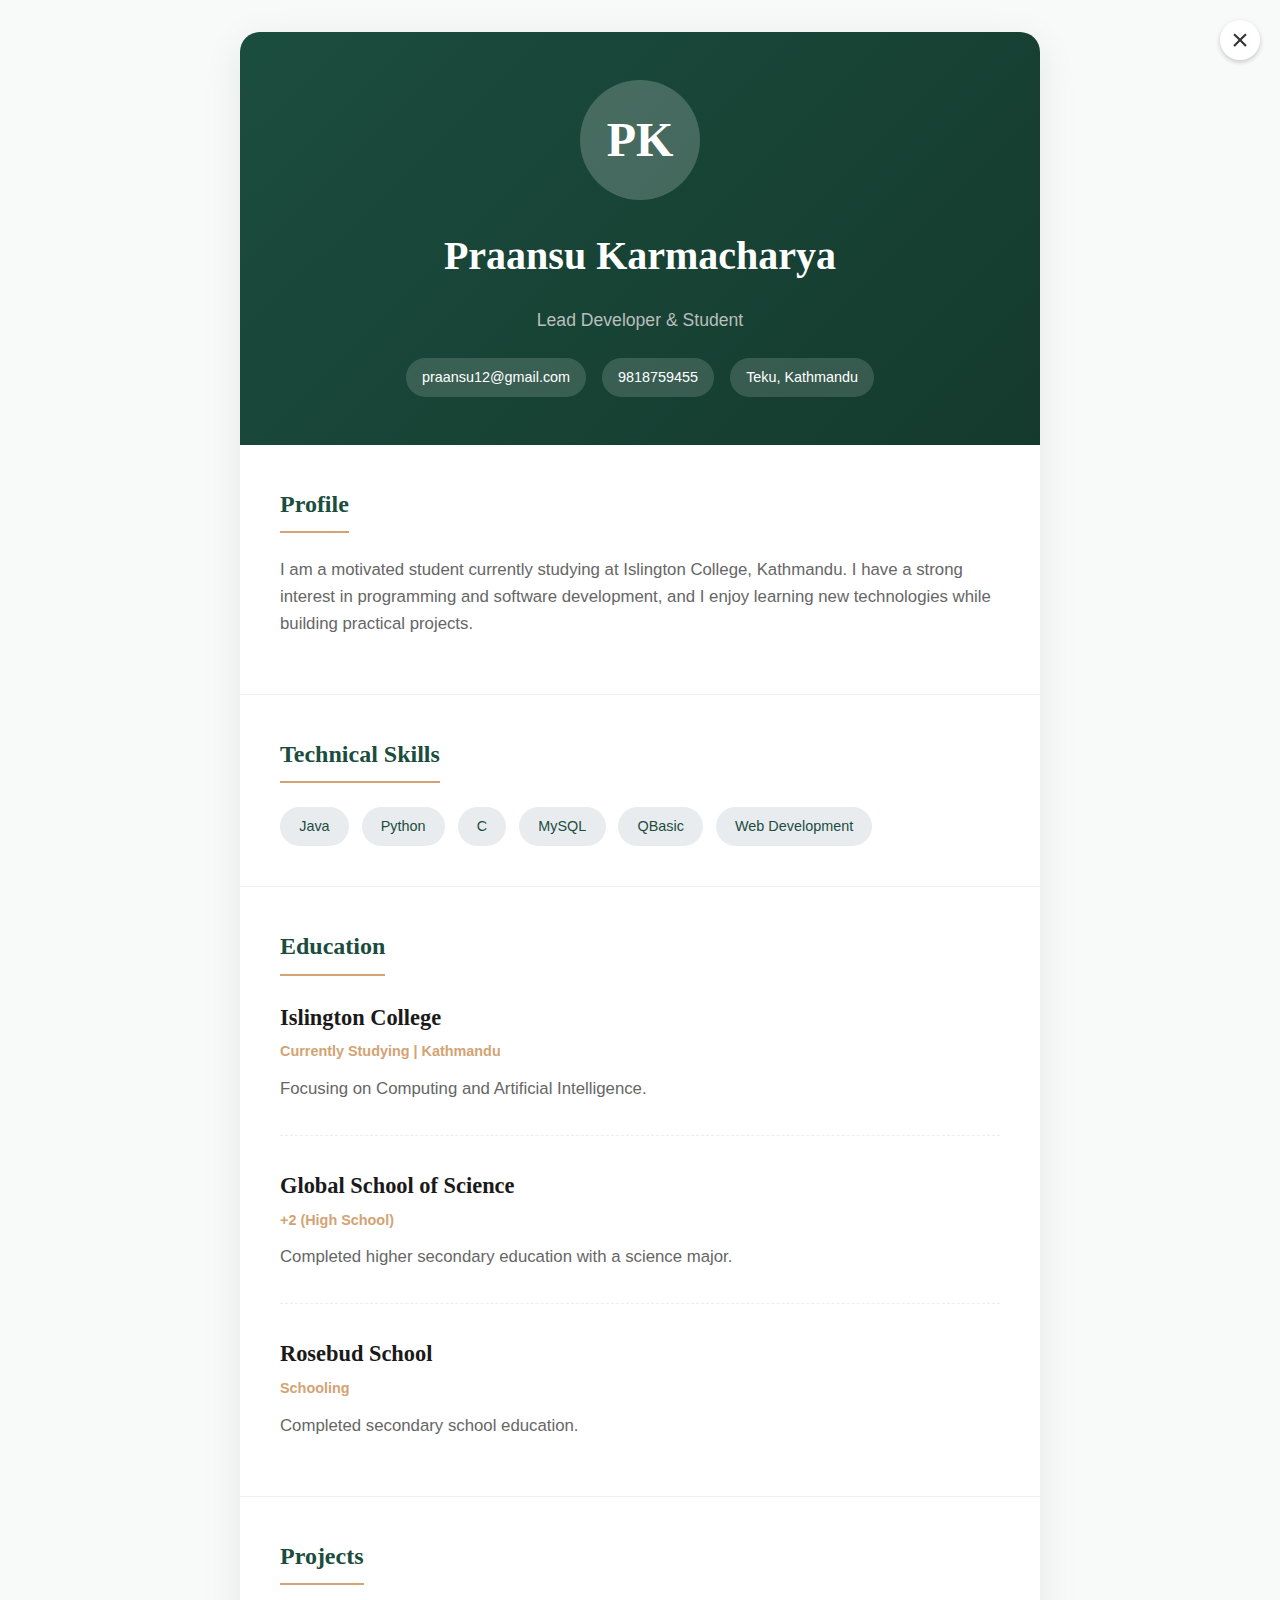
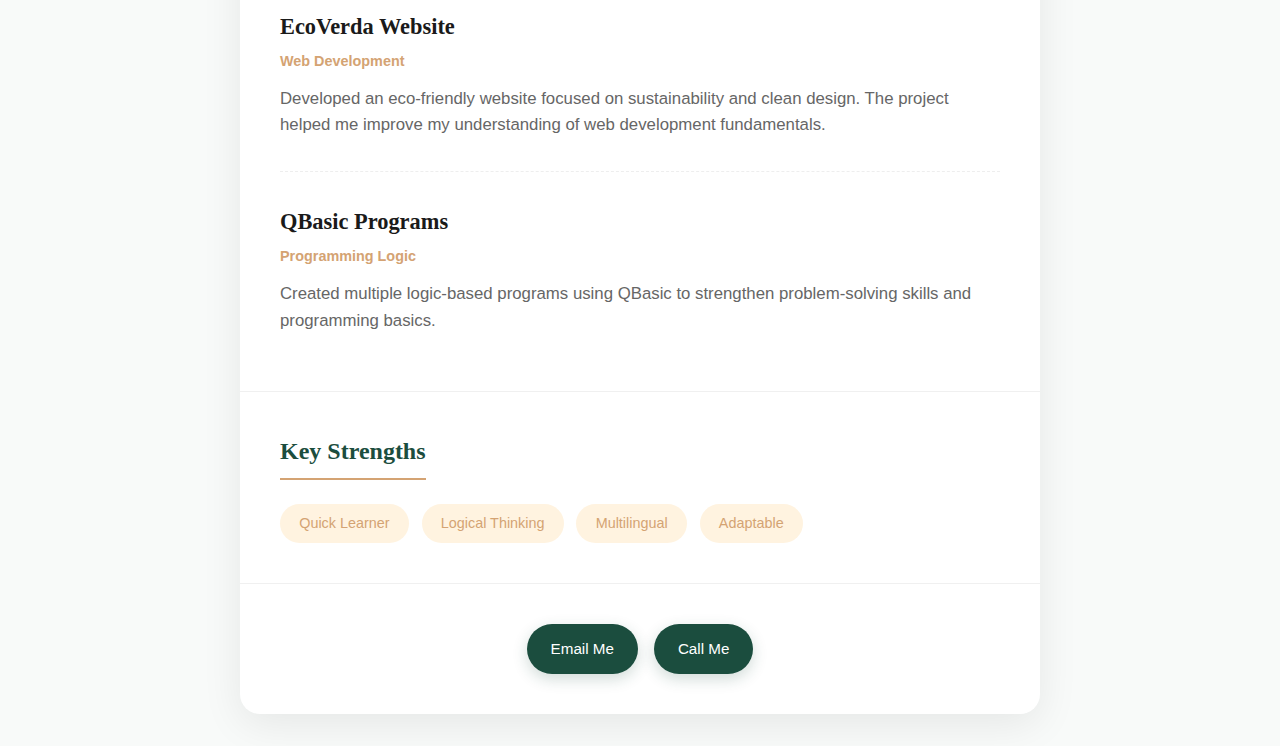
<file: EcoVerda/portfolio/Praansu-portfolio.html>
<!DOCTYPE html>
<html lang="en">

<head>
    <meta charset="UTF-8">
    <meta name="viewport" content="width=device-width, initial-scale=1.0">
    <title>Praansu Karmacharya | Portfolio</title>
    <style>
        /* Theme Colors */
        :root {
            --primary: #1b4d3e;
            --primary-light: #2d7a62;
            --accent: #d4a373;
            --light: #f8faf9;
            --dark: #1a1a1a;
            --gray: #666;
            --white: #ffffff;
            --font-main: 'Inter', sans-serif;
            --font-heading: 'Playfair Display', serif;
        }

        body {
            font-family: var(--font-main);
            line-height: 1.6;
            color: var(--dark);
            background: var(--light);
            margin: 0;
            padding: 32px;
        }

        .container {
            max-width: 800px;
            margin: 0 auto;
            background: var(--white);
            border-radius: 20px;
            box-shadow: 0 10px 40px rgba(0, 0, 0, 0.08);
            overflow: hidden;
        }

        /* Header */
        .header {
            background: linear-gradient(135deg, var(--primary), #143a2d);
            color: white;
            padding: 48px 32px;
            text-align: center;
        }

        .avatar {
            width: 120px;
            height: 120px;
            background: rgba(255, 255, 255, 0.2);
            border-radius: 50%;
            margin: 0 auto 24px;
            display: flex;
            align-items: center;
            justify-content: center;
            font-size: 48px;
            font-weight: bold;
            font-family: var(--font-heading);
            color: var(--white);
        }

        h1 {
            margin: 0 0 8px 0;
            font-size: 40px;
            font-family: var(--font-heading);
        }

        .tagline {
            font-size: 17.6px;
            opacity: 0.9;
            margin-bottom: 24px;
            color: #ccc;
        }

        .contact-info {
            display: flex;
            justify-content: center;
            flex-wrap: wrap;
            gap: 16px;
            font-size: 14.4px;
        }

        .contact-item {
            background: rgba(255, 255, 255, 0.15);
            padding: 8px 16px;
            border-radius: 20px;
        }

        /* Sections */
        .section {
            padding: 40px;
            border-bottom: 1px solid #f0f0f0;
        }

        .section:last-child {
            border-bottom: none;
        }

        h2 {
            color: var(--primary);
            margin: 0 0 24px 0;
            padding-bottom: 8px;
            border-bottom: 2px solid var(--accent);
            font-family: var(--font-heading);
            display: inline-block;
        }

        /* Text & Lists */
        .section p {
            color: var(--gray);
            margin: 0 0 16px 0;
            font-size: 16.8px;
        }

        .skills-list {
            display: flex;
            flex-wrap: wrap;
            gap: 12.8px;
        }

        .skill {
            background: #e9ecef;
            color: var(--primary);
            padding: 8px 19.2px;
            border-radius: 20px;
            font-size: 14.4px;
            font-weight: 500;
        }

        /* Entries */
        .entry {
            margin-bottom: 32px;
            padding-bottom: 16px;
            border-bottom: 1px dashed #eee;
        }

        .entry:last-child {
            border-bottom: none;
            margin-bottom: 0;
            padding-bottom: 0;
        }

        .entry h3 {
            margin: 0 0 4.8px 0;
            color: var(--dark);
            font-family: var(--font-heading);
            font-size: 22.4px;
        }

        .entry-meta {
            font-size: 14.4px;
            color: var(--accent);
            margin-bottom: 12.8px;
            font-weight: 600;
            display: block;
        }

        /* Buttons */
        .contact-links {
            display: flex;
            justify-content: center;
            gap: 16px;
            flex-wrap: wrap;
        }

        .btn {
            display: inline-flex;
            align-items: center;
            gap: 8px;
            background: var(--primary);
            color: white;
            text-decoration: none;
            padding: 12.8px 24px;
            border-radius: 50px;
            font-size: 15.2px;
            transition: transform 0.2s, box-shadow 0.2s;
            box-shadow: 0 5px 15px rgba(27, 77, 62, 0.2);
        }

        .btn:hover {
            background: var(--primary-light);
            transform: translateY(-2px);
            box-shadow: 0 8px 20px rgba(27, 77, 62, 0.3);
        }

        /* Responsive */
        @media (max-width: 600px) {
            body {
                padding: 16px;
            }

            .header {
                padding: 32px 16px;
            }

            .section {
                padding: 24px;
            }

            h1 {
                font-size: 32px;
            }

            .contact-info {
                flex-direction: column;
                align-items: center;
            }
        }
    </style>
</head>

<body>
    <a href="../pages/about.html"
        style="position:fixed; top:20px; right:20px; font-size:30px; color:#333; text-decoration:none; background:white; width:40px; height:40px; border-radius:50%; display:flex; align-items:center; justify-content:center; box-shadow:0 2px 5px rgba(0,0,0,0.2); z-index:1000;"
        title="Close & Return">&times;</a>

    <div class="container">

        <!-- Header -->
        <div class="header">
            <div class="avatar">PK</div>
            <h1>Praansu Karmacharya</h1>
            <p class="tagline">Lead Developer & Student</p>
            <div class="contact-info">
                <div class="contact-item">praansu12@gmail.com</div>
                <div class="contact-item">9818759455</div>
                <div class="contact-item">Teku, Kathmandu</div>
            </div>
        </div>

        <!-- About -->
        <div class="section">
            <h2>Profile</h2>
            <p>
                I am a motivated student currently studying at Islington College, Kathmandu.
                I have a strong interest in programming and software development, and I enjoy
                learning new technologies while building practical projects.
            </p>
        </div>

        <!-- Skills -->
        <div class="section">
            <h2>Technical Skills</h2>
            <div class="skills-list">
                <div class="skill">Java</div>
                <div class="skill">Python</div>
                <div class="skill">C</div>
                <div class="skill">MySQL</div>
                <div class="skill">QBasic</div>
                <div class="skill">Web Development</div>
            </div>
        </div>

        <!-- Education -->
        <div class="section">
            <h2>Education</h2>

            <div class="entry">
                <h3>Islington College</h3>
                <span class="entry-meta">Currently Studying | Kathmandu</span>
                <p>Focusing on Computing and Artificial Intelligence.</p>
            </div>

            <div class="entry">
                <h3>Global School of Science</h3>
                <span class="entry-meta">+2 (High School)</span>
                <p>Completed higher secondary education with a science major.</p>
            </div>

            <div class="entry">
                <h3>Rosebud School</h3>
                <span class="entry-meta">Schooling</span>
                <p>Completed secondary school education.</p>
            </div>
        </div>

        <!-- Projects -->
        <div class="section">
            <h2>Projects</h2>

            <div class="entry">
                <h3>EcoVerda Website</h3>
                <span class="entry-meta">Web Development</span>
                <p>Developed an eco-friendly website focused on sustainability and clean design. The project helped me
                    improve my understanding of web development fundamentals.</p>
            </div>

            <div class="entry">
                <h3>QBasic Programs</h3>
                <span class="entry-meta">Programming Logic</span>
                <p>Created multiple logic-based programs using QBasic to strengthen problem-solving skills and
                    programming basics.</p>
            </div>
        </div>

        <!-- Strengths -->
        <div class="section">
            <h2>Key Strengths</h2>
            <div class="skills-list">
                <div class="skill" style="background:#fff3e0; color:#d4a373;">Quick Learner</div>
                <div class="skill" style="background:#fff3e0; color:#d4a373;">Logical Thinking</div>
                <div class="skill" style="background:#fff3e0; color:#d4a373;">Multilingual</div>
                <div class="skill" style="background:#fff3e0; color:#d4a373;">Adaptable</div>
            </div>
        </div>

        <!-- Contact -->
        <div class="section">
            <div class="contact-links">
                <a href="mailto:praansu12@gmail.com" class="btn">Email Me</a>
                <a href="tel:9818759455" class="btn">Call Me</a>
            </div>
        </div>

    </div>

</body>

</html>
</file>
<file: EcoVerda/css/style.css>
/* Setting up our main colors and layout sizes so we can reuse them easily */
:root {
    --primary-color: #1b4d3e;
    /* Our main dark green brand color */
    --primary-light: #2d7a62;
    /* A lighter green for accents */
    --accent-color: #d4a373;
    /* A warm sandy color for highlights */

    --bg-color: #f8faf9;
    /* Slightly off-white background */
    --bg-white: #ffffff;
    /* Pure white for cards and sections */
    --text-color: #1a1a1a;
    /* Almost black text for readability */
    --text-muted: #666;
    /* Gray text for secondary info */

    --sidebar-width: 280px;
    /* Standard width for our left navigation */
    --radius: 20px;
    /* Consistent rounded corners everywhere */
}

/* Resetting default browser margins and paddings so everything looks consistent */
* {
    margin: 0;
    padding: 0;
    box-sizing: border-box;
}

/* Making sure the site fills the whole screen height */
html,
body {
    height: 100%;
}

/* Basic body settings like fonts and background color */
body {
    font-family: system-ui, -apple-system, blinkmacsystemfont, 'Segoe UI', roboto, oxygen, ubuntu, cantarell, 'Open Sans', 'Helvetica Neue', sans-serif;
    background-color: var(--bg-color);
    color: var(--text-color);
    line-height: 1.6;
    font-size: 16px;
}

/* Picking a more elegant font for all our big headlines */
h1,
h2,
h3,
h4 {
    font-family: Georgia, 'Times New Roman', Times, serif;
}

/* Stripping away the default blue underline from links */
a {
    text-decoration: none;
    color: inherit;
}

/* The main layout that uses Flexbox to put the sidebar and content side-by-side */
.app-container {
    display: flex;
    min-height: 100%;
}

/* Styling our fixed sidebar on the left */
header {
    width: var(--sidebar-width);
    background: #ffffff;
    border-right: 1px solid #eee;
    position: fixed;
    height: 100%;
    padding: 48px 32px;
    display: flex;
    flex-direction: column;
    z-index: 1000;
    top: 0;
    left: 0;
}

/* Designing our brand logo in the sidebar */
.logo h1 {
    font-size: 29px;
    color: var(--primary-color);
    margin-bottom: 48px;
    display: flex;
    align-items: center;
    gap: 10px;
}

/* List styling for our navigation menu items */
nav ul {
    list-style: none;
    margin-top: 16px;
}

nav li {
    margin-bottom: 15px;
}

/* Making our menu links look nice and interactive */
nav a {
    color: #666;
    font-weight: bold;
    display: flex;
    align-items: center;
    gap: 12px;
    padding: 14px 18px;
    border-radius: 15px;
    transition: 0.3s;
    font-size: 16px;
}

/* Changing colors when a link is hovered or active */
nav a:hover,
nav a.active {
    background: #eef5f2;
    color: var(--primary-color);
    transform: translateX(5px);
}

/* Highlighting the cart button in the sidebar */
.cart-trigger {
    background: var(--primary-color) !important;
    color: #ffffff !important;
    margin-top: 32px;
    justify-content: center;
}

/* Pushing the main content to the right so it doesn't hide under the sidebar */
main {
    flex: 1;
    margin-left: var(--sidebar-width);
}

/* Center-aligning our page content with some breathing room */
.page-content {
    max-width: 1400px;
    margin: 0 auto;
    padding: 64px 5%;
}

/* Styling our big hero section on the landing page */
.hero-split {
    display: flex;
    height: 810px;
    background: var(--bg-white);
}

/* The text-only part of our hero section */
.hero-text {
    flex: 1;
    padding: 80px 96px;
    display: flex;
    flex-direction: column;
    justify-content: center;
    background: linear-gradient(135deg, #f0f4f2 0%, #ffffff 100%);
}

/* Big hero headline settings */
.hero-text h2 {
    font-size: 72px;
    line-height: 1.1;
    color: var(--primary-color);
    margin-bottom: 32px;
}

/* Making the italic part of the headline a different color */
.hero-text h2 em {
    color: var(--accent-color);
    font-style: italic;
}

/* The image part of our hero section */
.hero-image {
    flex: 1;
}

.hero-image img {
    width: 100%;
    height: 100%;
    object-fit: cover;
}

/* General styling for section titles */
.section-title {
    text-align: center;
    font-size: 48px;
    margin-bottom: 64px;
    color: var(--primary-color);
}

/* Flexbox setup for product and feature grids */
.product-flex,
.features-flex {
    display: flex;
    flex-wrap: wrap;
    gap: 40px;
    justify-content: center;
}

/* Designing individual product and feature cards */
.product-card,
.feature-item {
    background: white;
    padding: 40px;
    border-radius: 30px;
    box-shadow: 0 10px 30px rgba(0, 0, 0, 0.05);
    text-align: center;
    flex: 1;
    min-width: 320px;
    max-width: 400px;
    transition: 0.3s;
    border: 1px solid #f0f0f0;
}

/* Lift-up effect when hovering over a card */
.product-card:hover {
    transform: translateY(-10px);
    box-shadow: 0 20px 40px rgba(0, 0, 0, 0.1);
}

/* Wrapping product images to keep them uniform */
.product-image-wrapper {
    position: relative;
    border-radius: 20px;
    overflow: hidden;
    margin-bottom: 25px;
    background: #fdfdfd;
    aspect-ratio: 1;
}

/* Product image hover effect */
.product-card img {
    width: 100%;
    height: 100%;
    object-fit: cover;
    transition: 0.5s;
}

.product-card:hover img {
    transform: scale(1.1);
}

/* The overlay description that appears on product hover */
.product-description {
    position: absolute;
    top: 100%;
    left: 0;
    width: 100%;
    height: 100%;
    background: rgba(255, 255, 255, 0.9);
    padding: 40px;
    display: flex;
    flex-direction: column;
    align-items: center;
    justify-content: center;
    transition: 0.4s;
    color: #1a1a1a;
}

/* Slide-up effect for description */
.product-card:hover .product-description {
    top: 0;
}

/* Floating round plus button for adding to cart */
.add-btn {
    position: absolute;
    bottom: 20px;
    right: 20px;
    width: 50px;
    height: 50px;
    background: white;
    color: var(--primary-color);
    border: none;
    border-radius: 50%;
    font-size: 24px;
    cursor: pointer;
    box-shadow: 0 5px 15px rgba(0, 0, 0, 0.1);
    transition: 0.3s;
    z-index: 20;
}

.add-btn:hover {
    background: var(--primary-color);
    color: white;
}

/* Our standard pill-shaped button style */
.btn {
    display: inline-block;
    padding: 14px 32px;
    background-color: var(--primary-color);
    color: white;
    border-radius: 50px;
    font-weight: 600;
    font-size: 16px;
    transition: 0.3s;
    border: none;
    cursor: pointer;
}

.btn:hover {
    background-color: #143d30;
    transform: translateY(-3px);
}

/* Clear icon for closing modal windows */
.cart-close-btn {
    background: none;
    border: none;
    font-size: 32px;
    cursor: pointer;
    color: #999;
}

/* Hidden slide-out drawer for our shopping cart */
.cart-drawer {
    position: fixed;
    top: 0;
    right: -450px;
    width: 450px;
    height: 100%;
    background: white;
    box-shadow: -10px 0 40px rgba(0, 0, 0, 0.1);
    z-index: 2000;
    padding: 48px;
    transition: right 0.4s;
    display: flex;
    flex-direction: column;
}

/* Class to show the cart drawer */
.cart-drawer.open {
    right: 0;
}

.cart-header {
    display: flex;
    justify-content: space-between;
    align-items: center;
}

/* Semi-transparent overlay to dim the background when cart is open */
.cart-overlay {
    position: fixed;
    top: 0;
    left: 0;
    width: 100%;
    height: 100%;
    background: rgba(0, 0, 0, 0.4);
    z-index: 1500;
    display: none;
}

/* Making the overlay visible */
.cart-overlay.active {
    display: block;
}

/* Site-wide footer with centered content */
.footer {
    background: white;
    padding: 64px 32px;
    text-align: center;
    border-top: 1px solid #eee;
    margin-left: var(--sidebar-width);
    width: calc(100% - var(--sidebar-width));
}

.footer-links a {
    text-decoration: none;
    color: #666;
    margin: 0 15px;
}

.footer-links a:hover {
    color: var(--primary-color);
}

/* Adjustments for smaller screens and tablets */
@media (max-width: 1024px) {

    /* Stack sidebar on top of content for mobile */
    .app-container {
        flex-direction: column;
    }

    header {
        width: 100%;
        height: auto;
        position: relative;
        padding: 24px;
    }

    /* Removing the sidebar offset on mobile */
    main {
        margin-left: 0;
    }

    /* Making the cart take up the full width on small screens */
    .cart-drawer {
        width: 100%;
        right: -100%;
    }

    .footer {
        margin-left: 0;
        width: 100%;
    }
}
</file>
<file: JScalc/style.css>
/* Basic settings to clear browser defaults */
* {
    margin: 0;
    padding: 0;
    box-sizing: border-box;
    font-family: 'Outfit', sans-serif;
}

body {
    /* Cool gradient background for the whole page */
    background: radial-gradient(circle at top left, #1a1a2e, #16213e, #0f3460);
    height: 100vh;
    display: flex;
    justify-content: center;
    align-items: center;
    color: #fff;
    overflow: hidden;
}

/* Container for the calculator to keep it centered */
.calculator-container {
    position: relative;
    z-index: 1;
}

/* This creates that translucent "glass" look */
.glass-calculator {
    background: rgba(255, 255, 255, 0.05);
    backdrop-filter: blur(20px);
    -webkit-backdrop-filter: blur(20px);
    border: 1px solid rgba(255, 255, 255, 0.1);
    border-radius: 30px;
    padding: 30px;
    box-shadow: 0 25px 45px rgba(0, 0, 0, 0.2);
    width: 360px;
    /* Smooth entry animation when page loads */
    animation: fadeIn 0.8s ease-out;
}

/* Simple fade-in effect */
@keyframes fadeIn {
    from {
        opacity: 0;
        transform: translateY(20px);
    }

    to {
        opacity: 1;
        transform: translateY(0);
    }
}

/* Styling the area where numbers are shown */
.display-wrapper {
    margin-bottom: 25px;
    background: rgba(0, 0, 0, 0.25);
    border-radius: 20px;
    padding: 15px 20px;
    text-align: right;
    border: 1px solid rgba(255, 255, 255, 0.05);
}

/* Small text for old calculations */
.history {
    height: 20px;
    font-size: 0.9rem;
    color: rgba(255, 255, 255, 0.4);
    margin-bottom: 5px;
    min-height: 20px;
    overflow: hidden;
    text-overflow: ellipsis;
    white-space: nowrap;
}

/* Main number input styling */
#calc-display {
    width: 100%;
    background: transparent;
    border: none;
    font-size: 2.8rem;
    color: #fff;
    text-align: right;
    outline: none;
    letter-spacing: 1px;
    font-weight: 400;
}

/* Organizing buttons into a 4-column grid */
.buttons-grid {
    display: grid;
    grid-template-columns: repeat(4, 1fr);
    gap: 12px;
}

/* Base style for all buttons */
.btn {
    height: 68px;
    border-radius: 20px;
    border: none;
    background: rgba(255, 255, 255, 0.05);
    color: #e0e0e0;
    font-size: 1.3rem;
    font-weight: 400;
    cursor: pointer;
    transition: all 0.2s ease;
    display: flex;
    justify-content: center;
    align-items: center;
}

/* Light highlight when hovering */
.btn:hover {
    background: rgba(255, 255, 255, 0.1);
    color: #fff;
}

/* Button "press" effect */
.btn:active {
    transform: scale(0.92);
}

/* Numbers are a bit more prominent */
.btn.num {
    background: rgba(255, 255, 255, 0.08);
    color: #fff;
    font-weight: 500;
}

.btn.num:hover {
    background: rgba(255, 255, 255, 0.15);
}

/* Operator buttons (plus, minus, etc.) */
.operator {
    background: rgba(78, 108, 250, 0.15);
    color: #a5b4fc;
    font-size: 1.6rem;
    font-weight: 500;
}

.operator:hover {
    background: rgba(78, 108, 250, 0.25);
    color: #fff;
}

/* Reddish tint for Clear and Delete */
.btn.accent {
    color: #ff8787;
    background: rgba(255, 107, 107, 0.12);
    font-weight: 600;
}

.btn.accent:hover {
    background: rgba(255, 107, 107, 0.2);
}

/* Beautiful gradient for the equals button */
.equal {
    background: linear-gradient(135deg, #6366f1 0%, #a855f7 100%);
    color: #fff;
    font-weight: 700;
    font-size: 1.8rem;
    box-shadow: 0 8px 15px rgba(99, 102, 241, 0.3);
}

.equal:hover {
    box-shadow: 0 12px 20px rgba(99, 102, 241, 0.3);
    transform: translateY(-2px);
}

/* Used to make a button take up two grid slots */
.span-two {
    grid-column: span 2;
}

/* Making it look okay on smaller screens */
@media (max-width: 400px) {
    .glass-calculator {
        width: 320px;
        padding: 20px;
    }
}
</file>
